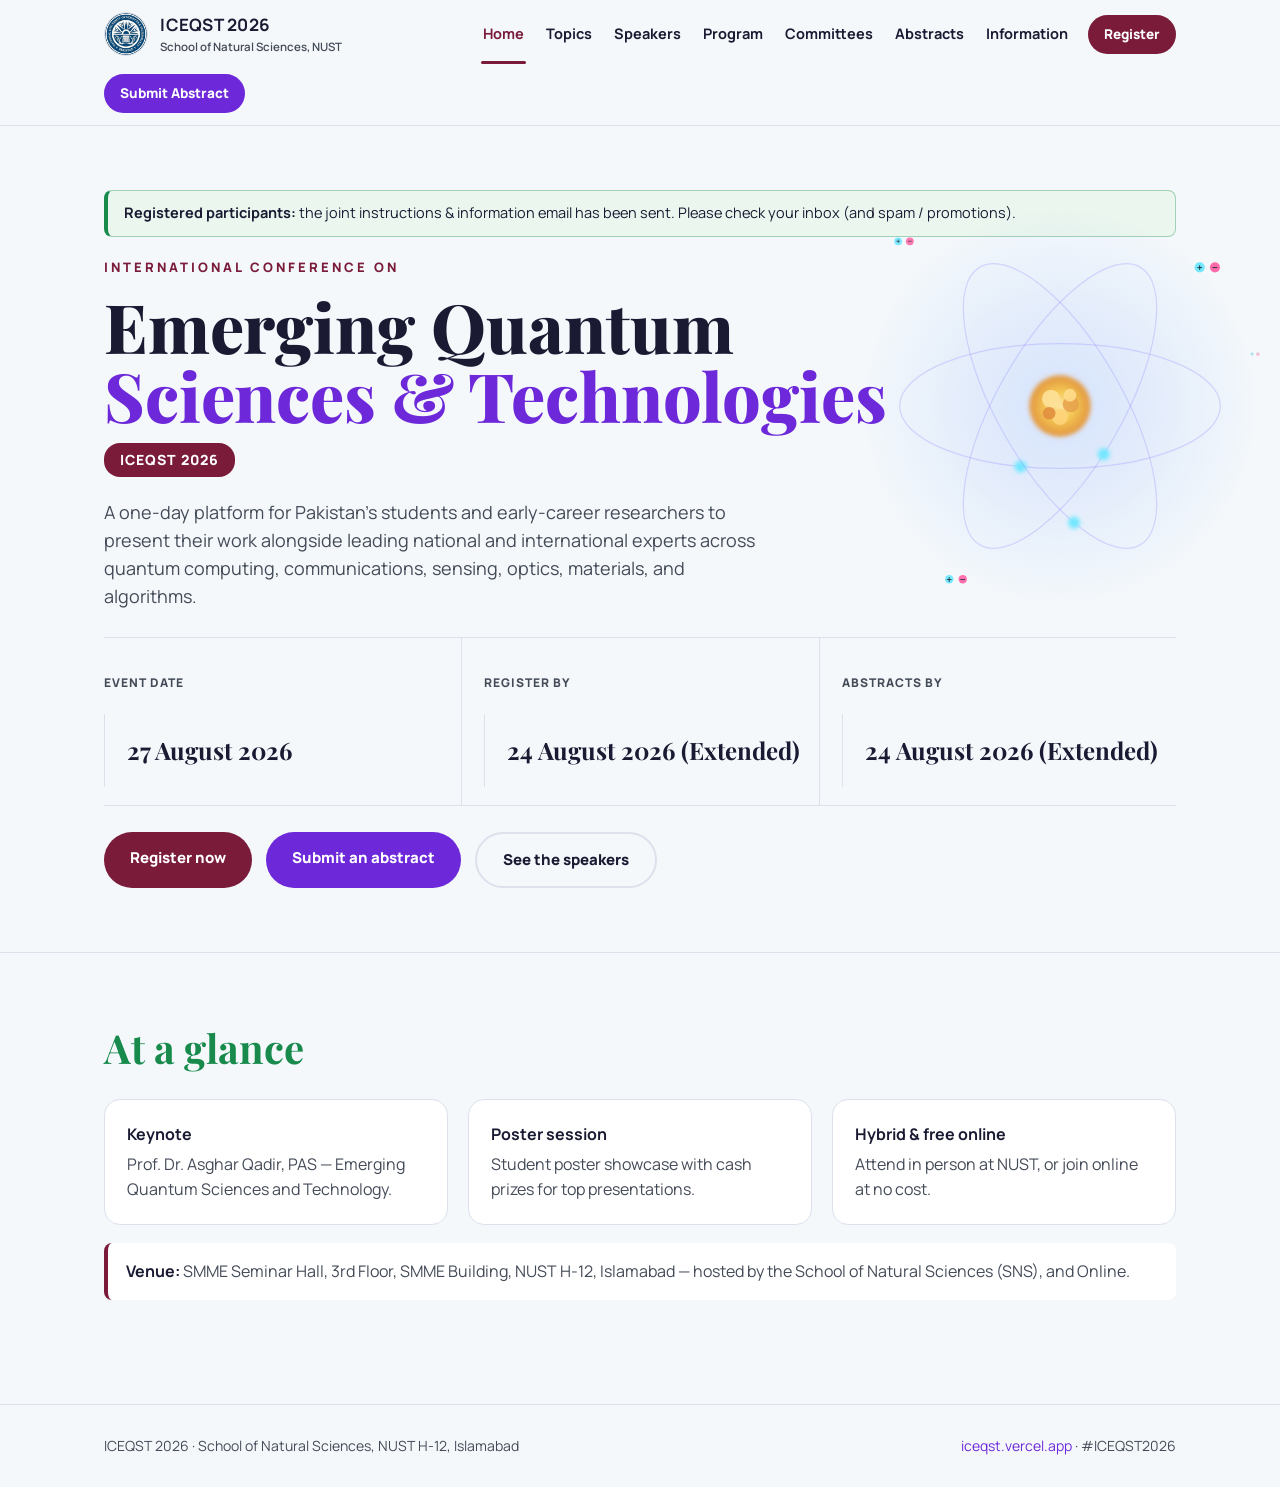
<file: index.html>
<!DOCTYPE html><html lang="en"><head>
<meta charset="UTF-8"><meta name="viewport" content="width=device-width,initial-scale=1">
<title>HOME — ICEQST 2026</title>
<link rel="stylesheet" href="assets/style.css">
</head><body>
<header class="nav" id="nav">
  <div class="nav-inner">
    <a class="brand" href="index.html">
      <img src="assets/nust.png" alt="NUST">
      <span><b>ICEQST 2026</b><span>School of Natural Sciences, NUST</span></span>
    </a>
    <button class="navtoggle" aria-label="Menu" onclick="document.getElementById('nav').classList.toggle('open')">&#9776;</button>
    <a class="link active" href="index.html">Home</a>
<a class="link" href="topics.html">Topics</a>
<a class="link" href="speakers.html">Speakers</a>
<a class="link" href="program.html">Program</a>
<a class="link" href="committees.html">Committees</a>
<a class="link" href="abstracts.html">Abstracts</a>
<a class="link" href="information.html">Information</a>

    <a class="btn" href="https://forms.gle/3HTxdRwGn3nbWp9Q8" target="_blank" rel="noopener">Register</a>
    <a class="btn alt" href="https://forms.gle/3HTxdRwGn3nbWp9Q8" target="_blank" rel="noopener">Submit Abstract</a>
  </div>
</header>
<section class="section hero">
  <img class="hero-atom" src="assets/atom.svg" alt="">
  <div class="wrap">
    <div style="background:#EAF6EE;border:1px solid rgba(23,138,76,.35);border-left:4px solid var(--green);border-radius:8px;padding:11px 16px;color:var(--ink);margin-bottom:20px;font-size:14.5px">
      <b>Registered participants:</b> the joint instructions &amp; information email has been sent. Please check your inbox (and spam / promotions).
    </div>
    <div class="eyebrow">International Conference on</div>
    <h1 class="title serif">Emerging Quantum<br><span class="v">Sciences &amp; Technologies</span></h1>
    <span class="pill">ICEQST 2026</span>
    <p class="lead" style="margin-top:22px">A one-day platform for Pakistan's students and early-career researchers to
    present their work alongside leading national and international experts across quantum
    computing, communications, sensing, optics, materials, and algorithms.</p>

    <div class="dates">
      <div><div class="l">Event Date</div><div class="d">27 August 2026</div></div>
      <div><div class="l">Register By</div><div class="d">24 August 2026 (Extended)</div></div>
      <div><div class="l">Abstracts By</div><div class="d">24 August 2026 (Extended)</div></div>
    </div>

    <div class="cta-row">
      <a class="cta primary" href="https://forms.gle/3HTxdRwGn3nbWp9Q8" target="_blank" rel="noopener">Register now</a>
      <a class="cta secondary" href="https://forms.gle/3HTxdRwGn3nbWp9Q8" target="_blank" rel="noopener">Submit an abstract</a>
      <a class="cta ghost" href="speakers.html">See the speakers</a>
    </div>
  </div>
</section>

<hr class="rule">
<section class="section">
  <div class="wrap">
    <h2 class="h serif">At a glance</h2>
    <div class="grid three" style="margin-top:20px">
      <div class="card"><b>Keynote</b><p style="color:var(--sub);margin-top:6px">Prof. Dr. Asghar Qadir, PAS — Emerging Quantum Sciences and Technology.</p></div>
      <div class="card"><b>Poster session</b><p style="color:var(--sub);margin-top:6px">Student poster showcase with cash prizes for top presentations.</p></div>
      <div class="card"><b>Hybrid &amp; free online</b><p style="color:var(--sub);margin-top:6px">Attend in person at NUST, or join online at no cost.</p></div>
    </div>
    <div class="note"><b>Venue:</b> SMME Seminar Hall, 3rd Floor, SMME Building, NUST H-12, Islamabad
    &mdash; hosted by the School of Natural Sciences (SNS), and Online.</div>
  </div>
</section>
<footer class="foot"><div class="wrap">
    <div>ICEQST 2026 &middot; School of Natural Sciences, NUST H-12, Islamabad</div>
    <div><a href="https://iceqst.vercel.app/#home" target="_blank" rel="noopener">iceqst.vercel.app</a> &middot; #ICEQST2026</div>
  </div></footer>
</body></html>
</file>
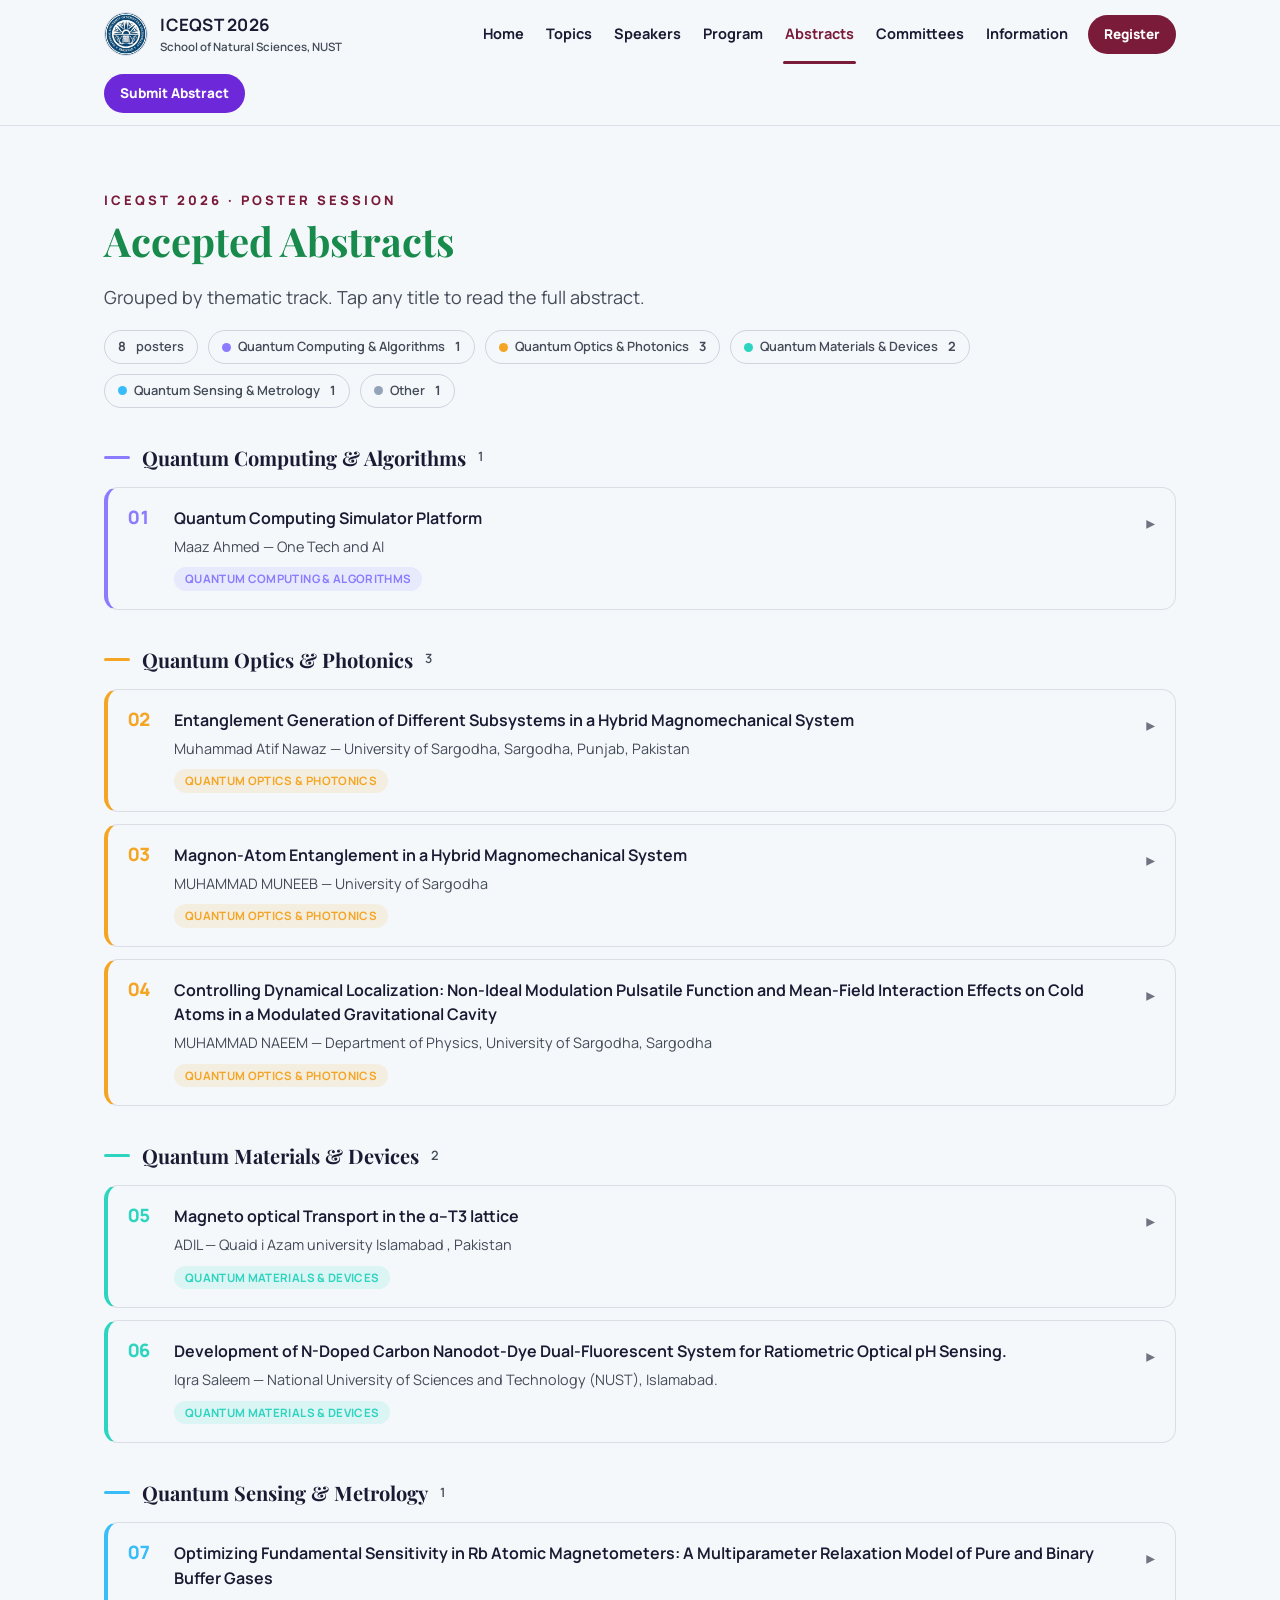
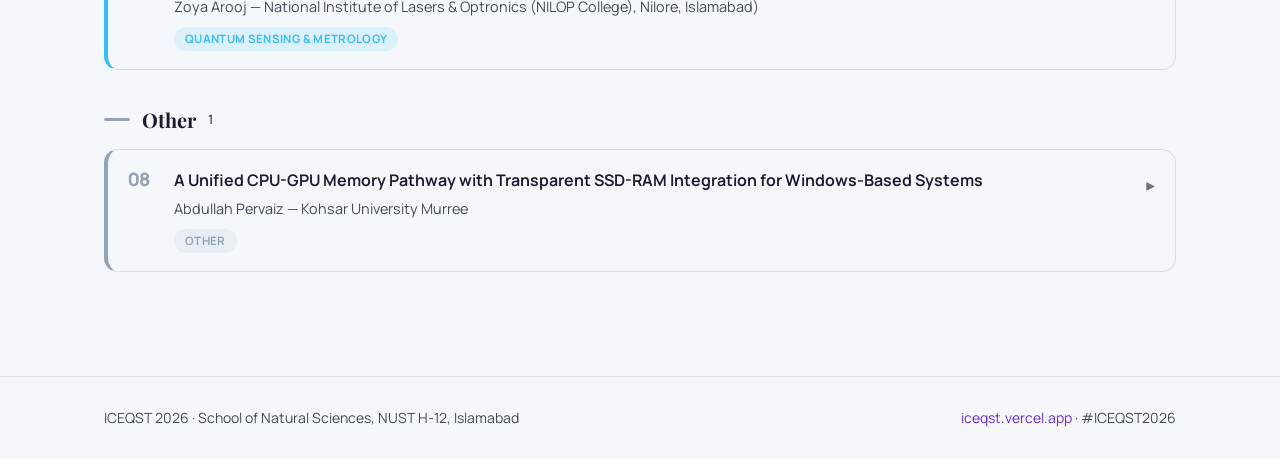
<file: abstracts.html>
<!DOCTYPE html><html lang="en"><head>
<meta charset="UTF-8"><meta name="viewport" content="width=device-width,initial-scale=1">
<title>Abstracts — ICEQST 2026</title>
<link rel="stylesheet" href="assets/style.css">
<style>
  .abs-stats{display:flex;flex-wrap:wrap;gap:10px;margin-top:18px}
  .abs-chip{font-size:.8em;font-weight:600;padding:6px 13px;border-radius:999px;
    border:1px solid rgba(120,120,140,.28);color:var(--sub,#9aa3b2);display:flex;align-items:center;gap:7px}
  .abs-chip .dotc{width:9px;height:9px;border-radius:50%}
  .abs-group{margin-top:34px}
  .abs-ghead{display:flex;align-items:center;gap:12px;margin-bottom:2px}
  .abs-ghead .bar{width:26px;height:3px;border-radius:2px}
  .abs-ghead h3{font-size:20px;margin:0}
  .abs-gcount{font-size:.8em;color:var(--sub,#9aa3b2);font-weight:600}
  .abs-list{margin-top:14px;display:flex;flex-direction:column;gap:12px}
  .abs-item{border:1px solid rgba(120,120,140,.2);border-left-width:4px;border-radius:14px;
    overflow:hidden;background:var(--card,rgba(255,255,255,.02));transition:transform .18s ease,box-shadow .18s ease}
  .abs-item:hover{transform:translateY(-2px);box-shadow:0 10px 30px -18px rgba(0,0,0,.6)}
  .abs-head{width:100%;display:flex;align-items:flex-start;gap:16px;text-align:left;
    background:none;border:0;cursor:pointer;padding:18px 20px;font:inherit;color:inherit}
  .abs-num{flex:0 0 auto;font-variant-numeric:tabular-nums;font-weight:800;font-size:1.15em;
    min-width:30px;line-height:1.2}
  .abs-titlewrap{flex:1 1 auto}
  .abs-title{font-weight:650;line-height:1.4}
  .abs-by{display:block;font-weight:400;font-size:.9em;color:var(--sub,#9aa3b2);margin-top:5px}
  .abs-tag{display:inline-block;font-size:.72em;font-weight:700;letter-spacing:.03em;
    text-transform:uppercase;padding:3px 11px;border-radius:999px;margin-top:9px}
  .abs-chev{flex:0 0 auto;transition:transform .25s ease;opacity:.6;margin-top:3px;font-size:1.1em}
  .abs-item.open .abs-chev{transform:rotate(90deg)}
  .abs-body{max-height:0;overflow:hidden;transition:max-height .3s ease}
  .abs-item.open .abs-body{max-height:2200px}
  .abs-body-inner{padding:2px 22px 22px 66px;color:var(--sub,#b7b7c2);line-height:1.75}
  .abs-meta{margin-bottom:12px;font-size:.9em}.abs-meta b{color:var(--fg,#e8e8ee)}
  @media(max-width:640px){.abs-body-inner{padding-left:22px}}
</style>
</head><body>
<header class="nav" id="nav">
  <div class="nav-inner">
    <a class="brand" href="index.html">
      <img src="assets/nust.png" alt="NUST">
      <span><b>ICEQST 2026</b><span>School of Natural Sciences, NUST</span></span>
    </a>
    <button class="navtoggle" aria-label="Menu" onclick="document.getElementById('nav').classList.toggle('open')">&#9776;</button>
    <a class="link" href="index.html">Home</a>
    <a class="link" href="topics.html">Topics</a>
    <a class="link" href="speakers.html">Speakers</a>
    <a class="link" href="program.html">Program</a>
    <a class="link active" href="abstracts.html">Abstracts</a>
    <a class="link" href="committees.html">Committees</a>
    <a class="link" href="information.html">Information</a>
    <a class="btn" href="https://forms.gle/3HTxdRwGn3nbWp9Q8" target="_blank" rel="noopener">Register</a>
    <a class="btn alt" href="https://forms.gle/3HTxdRwGn3nbWp9Q8" target="_blank" rel="noopener">Submit Abstract</a>
  </div>
</header>
<section class="section"><div class="wrap">
  <div class="eyebrow">ICEQST 2026 &middot; Poster Session</div>
  <h2 class="h serif">Accepted Abstracts</h2>
  <p class="lead" style="margin-top:12px">Grouped by thematic track. Tap any title to read the full abstract.</p>
  <div class="abs-stats" id="absStats"></div>
  <div id="absGroups"></div>
</div></section>
<footer class="foot"><div class="wrap">
    <div>ICEQST 2026 &middot; School of Natural Sciences, NUST H-12, Islamabad</div>
    <div><a href="https://iceqst.vercel.app/#home" target="_blank" rel="noopener">iceqst.vercel.app</a> &middot; #ICEQST2026</div>
  </div></footer>
<script>
const ABSTRACTS=[
  {
    "title": "Magneto optical Transport in the α–T3 lattice",
    "presenter": "ADIL",
    "institution": "Quaid i Azam university Islamabad , Pakistan",
    "track": "Quantum Materials & Devices",
    "coauthors": "Dr. Muzmil Shah",
    "abstract": "This thesis investigates the magneto-optical transport properties of the α-T3 lattice, a tunable two-dimensional Dirac system that continuously connects the graphene limit (α = 0) with the dice lattice limit (α = 1). Unlike graphene, the α-T3 lattice contains an additional hub site, which gives rise to a flat band at zero energy and modifies the optical transition spectrum. The main objective of this work is to study how the interpolation parameter α, perpendicular magnetic field, and chemical potential influence the frequency-dependent longitudinal and transverse optical conductivities.\nThe theoretical analysis is carried out in the Landau-quantized regime. Starting\nfrom the low-energy Hamiltonian of the α-T3 lattice, the Landau-level spectrum and\ncorresponding eigenstates are obtained under a perpendicular magnetic field. The\nmagneto-optical conductivity tensor is then derived using the Kubo linear-response formalism. Both the real and imaginary parts of the longitudinal conductivity, σxx(ω), and Hall conductivity, σxy(ω), are evaluated with phenomenological Lorentzian broadening.\nThe results show that the magneto-optical response of the α-T3 lattice is strongly\ncontrolled by the flat band, valley-dependent Landau levels, and α-dependent optical transition matrix elements. The longitudinal conductivity exhibits sharp resonance peaks associated with allowed inter-Landau-level transitions, while the transverse conductivity shows sign-changing features related to the valley and polarization character of the transitions. Increasing the magnetic field shifts the resonance peaks to higher photon energies due to the √B dependent Landau-level spacing. Changing the chemical potential modifies the occupation of Landau levels, causing\nsome transitions to disappear and new intraband transitions to appear. Overall, this thesis demonstrates that the α-T3 lattice has a richer magneto-optical response than graphene because of the combined effects of the flat band, tunable Berry phase, and\nvalley-resolved Landau quantization. These resultsprovides theoretical insight into\npolarization-sensitive and field-tunable magneto-optical responses in Dirac materials."
  },
  {
    "title": "Entanglement Generation of Different Subsystems in a Hybrid Magnomechanical System",
    "presenter": "Muhammad Atif Nawaz",
    "institution": "University of Sargodha, Sargodha, Punjab, Pakistan",
    "track": "Quantum Optics & Photonics",
    "coauthors": "Zainab Khalid, Muhmmad Muneeb, Marium Saeed, Khalid Naseer",
    "abstract": "We study a hybrid magnomechanical system (HMMS) with two microwave cavities, each\ncontaining a YIG sphere, with an ensemble of atoms placed at the intersection of the cavities. We obtain indirect bipartite entanglement across several subsystems (Phonon mode of YIG-1 and magnon-2, Phonon mode of YIG-1 and cavity-2 mode, magnon-1 and cavity-2 modes, magnon-1 and magnon-2 modes, magnon-2 and cavity-1 modes, and cavity-1 and cavity-2 modes). We use logarithmic negativity as an entanglement metric to study the steady-state Gaussian correlations in the linearized coupling regime and investigate the effects of temperature, coupling strengths, and cavity detuning. In this work, we do not study the direct entanglement with other subsystems, but we conclude that the atomic ensemble greatly improves long-range entanglement by allowing coherent exchange between the two cavities, and generated bipartite entanglement remains robust up to experimentally accessible temperature ranges. Non-local quantum correlations in HMMS may be achieved in a unique and versatile manner using the suggested method, with potential applications spanning scalable quantum networks and on-chip quantum information processing."
  },
  {
    "title": "Magnon-Atom Entanglement in a Hybrid Magnomechanical System",
    "presenter": "MUHAMMAD MUNEEB",
    "institution": "University of Sargodha",
    "track": "Quantum Optics & Photonics",
    "coauthors": "",
    "abstract": "Hybrid magnomechanical systems combine phonons, the quanta of mechanical vibrations, with magnons, collective spin excitations, on a single platform. Since long-lived magnon modes are naturally supported by yttrium iron garnet (YIG) spheres, these systems are frequently achieved using them. By enabling coherent excitation exchange, the magnetostrictive effect facilitates the interaction between magnons and phonons. Magnons and photons can also interact strongly when connected to an optical or microwave cavity, creating a three-way hybrid system comprising photons, phonons, and magnons. It is possible to create quantum entangled states between several subsystems thanks to this hybridization.\nWe propose a hybrid quantum system that consists of two optical cavities, each con\ntaining a Yttrium Iron Garnet (YIG) sphere, with an atomic ensemble placed at the cav\nities’ intersection. This configuration introduces multiple interaction pathways in which\nthe atomic ensemble acts as a coherent intermediary, enabling indirect coupling between\notherwise weakly connected subsystems. By systematically tuning experimentally acces\nsible parameters, such as cavity detunings and coupling strengths, the system can be driven\ninto regimes that support and controllable bipartite entanglement. The role of the atomic\nensemble is particularly significant through collective coupling effects, it amplifies quan\ntum correlations and stabilizes the transfer of coherence across magnons, photons, and\nphonons. This mediation not only enhances entanglement generation but also allows flex\nible routing of quantum information between subsystems. To quantify the resulting cor\nrelations, we employ logarithmic negativity, a widely accepted entanglement measure that\nidentifies operational regimes where stable and resilient bipartite entanglement emerges.\nOur findings indicate that the proposed platform supports robust entanglement even in the\npresence of dissipation and external driving, provided that system parameters are optimized within feasible experimental ranges"
  },
  {
    "title": "Controlling Dynamical Localization: Non-Ideal Modulation Pulsatile Function and Mean-Field Interaction Effects on Cold Atoms in a Modulated Gravitational Cavity",
    "presenter": "MUHAMMAD NAEEM",
    "institution": "Department of Physics, University of Sargodha, Sargodha",
    "track": "Quantum Optics & Photonics",
    "coauthors": "Muhammad Naeem, Muhammad Ayub, Amjad Sohail,  Khalid Naseer",
    "abstract": "We investigate the classical and quantum dynamics of cold atoms in a modulated gravitational cavity (MGC) subject to a non-ideal modulation pulsatile function (NMPF) and mean-field interatomic interactions. By solving the time-dependent Schrödinger and Gross-Pitaevskii equations, we show that finite pulse shaping ($m, F$) and cubic nonlinearity ($u$) independently bypass dynamical localization (DL). Sharpening the pulse waveform enriches Fourier harmonics, causing KAM surface breakdown and early quantum diffusion when modulation depth exceeds $F = 0.1$, even inside the localization window. Weak interactions preserve DL, strong interactions destroy the required initial phase coherence, triggering a sub-diffusive delocalization crossover. Crucially, a significant asymmetry exists: self-focusing attractive interactions cause an abrupt breakdown at $u \\approx -10$, whereas, self-attenuating repulsive forces maintain stability up to $u \\approx +60$. These mechanisms offer dual-parameter control via acousto-optic pulse shaping and Feshbach-tunable scattering lengths in atom-optics setups."
  },
  {
    "title": "Optimizing Fundamental Sensitivity in Rb Atomic Magnetometers: A Multiparameter Relaxation Model of Pure and Binary Buffer Gases",
    "presenter": "Zoya Arooj",
    "institution": "National Institute of Lasers & Optronics (NILOP College), Nilore, Islamabad)",
    "track": "Quantum Sensing & Metrology",
    "coauthors": "Fatima Zafar , Hinna Tariq , and Muhammad Faisal",
    "abstract": "The optimization of pure and binary buffer gas pressure sets the fundamental\nsensitivity limit of an optically pumped alkali-vapor magnetometer. We develop a\ntheoretical model of a non-SERF Rb Mz magnetometer using the optimal pressure to\nexplore the effects of concentration, bubble radius, and temperature on sensitivity. The\noptimal pressure for each buffer gas in a Rb vapor is determine by the minimum of the\ntotal relaxation rate. Factors like spin-exchange, spin-destruction collisions, spin diffusion,\nand radiation trapping (treated by a Holstein-type escape factor) contribute to the total\nrelaxation rate. Among pure gases (He, N2, Ne, Ar) Nitrogen gives the best sensitivity\n≈ 0.499 fT/√Hz at 273 Torr, through collisional quenching factor of radiation trapping\nwhile among the Helium based mixtures He–N2 shows advantage over pure He with a\nsensitivity of ≈ 0.511 fT/√Hz."
  },
  {
    "title": "Quantum Computing Simulator Platform",
    "presenter": "Maaz Ahmed",
    "institution": "One Tech and AI",
    "track": "Quantum Computing & Algorithms",
    "coauthors": "Maaz Ahmed, Shamim Haider, Ahmed Ali, Muhammad Hassnain",
    "abstract": "Quantum computing promises transformative capabilities across cryptography, optimisation, materials science, artificial intelligence, communications, and scientific modelling. However, access to physical quantum hardware remains constrained by cost, availability, noise, and specialised infrastructure. This work presents the development of a **Quantum Simulator**, a scalable software platform designed to provide an accessible environment for quantum circuit design, algorithm development, experimentation, and preparation for future quantum hardware integration.\n\nThe platform incorporates an interactive **2D quantum circuit builder** supporting configurable qubits, quantum gates, measurement operations, ancilla qubits, and circuit execution. A complementary **3D cube-based circuit architecture** is being developed to explore spatial representations of computational and ancilla qubits, enabling experimentation with error detection and quantum error-correction concepts. The simulator supports the study and implementation of fundamental and advanced quantum algorithms, including quantum teleportation, Quantum Fourier Transform (QFT), Quantum Phase Estimation (QPE), Grover’s algorithm, Shor’s algorithm, Variational Quantum Eigensolver (VQE), and quantum key distribution protocols.\n\nA key objective is to extend the simulator beyond educational demonstrations toward **application-oriented quantum research**. Current development areas include quantum-secured communications, hybrid quantum-classical applications for banking and cybersecurity, quantum chemistry and materials simulation, and exploration of quantum machine-learning approaches. The architecture is designed to progressively interface with FPGA control systems and photonic components, providing a potential pathway from software simulation to experimental quantum hardware.\n\nThe platform therefore serves as a bridge between **quantum education, algorithmic research, application development, and hardware experimentation**. Through collaboration with universities and research institutions, the project aims to provide researchers and students with an accessible environment for developing, testing, validating, and benchmarking quantum algorithms while contributing towards the development of a broader indigenous quantum computing ecosystem."
  },
  {
    "title": "A Unified CPU-GPU Memory Pathway with Transparent SSD-RAM Integration for Windows-Based Systems",
    "presenter": "Abdullah Pervaiz",
    "institution": "Kohsar University Murree",
    "track": "Other",
    "coauthors": "",
    "abstract": "Abdullah Pervaiz\nDepartment of Environmental Science Kohsar University Murree, Pakistan\nabdullahpervaizraja@gmail.com\nAbstract: Apple Silicon systens running macOS work well because they use a unified memory architecture.\nThis means the CPU and the GPU share one single pool of DRAM. Because\nthey use one memory-controller pathway the system does not have to move data forth like discrete-memory systems do. Most Windows-based PCusemodel. In Windows-based PCS the CPU has its DRAM and the GPU has its own VRAM. These two parts are separate. Have to talk so esch other through a PCI-Express (PCle) link. In this paper I propose a way to bring that single-pathway no-copy model to regular Windows hardware. I also want to extend this pool to NVMe SSD storage. This way if your data is bigger than your RAM the data stays inside one single pool instead of moving to a slow page file. I tested this design in three ways. First I made an analytical model to look at latency, contention and energy use for all three ways of organizing these pathways. Second I ran a trace-driven simulation of the DRAM/SSD riering policy. This simulation looked at replucement algorishms how much to prefeich data and how the workload moves. Third I built a software prototype using memory-mapped SSD-backed pools and tested the protorype on actual hardware. My analytical model shows that the unified pathway reduces, per-access latency by 2.60x and mean contention delay by 1.65% Relative, to a PCle-copy-bound pathway SSD-RAM tiering improves effective latency by 1.40x over a conventional page-file fallback. 1 read a study and it says that FU keeps 71.4% of references in a DRAM tier that is 20% of the working set compared to an 81.6%c offline-optimal bound. I also note that sequential prefetching shows a best point when the degree is 12 pages and this makes the effective latency better 2.74x over demand paging causes things to slow down when you use larger degrees because of cache pollution. Our prototype shows this tiering behavior clearly.\nWhen the pages are resident reads through the pointer reach 218 GB/s. However when the pages have been evicted those same reads, through the pointer drop to 3.85 GB/s. a 56x gap across one unchanged address range.\nKeywords: memory-controller pathway; discrete-memory, systems; SSD/RAM tiering: offline-optimal bound; SSD-backed pools; prefetching."
  },
  {
    "title": "Development of N-Doped Carbon Nanodot-Dye Dual-Fluorescent System for Ratiometric Optical pH Sensing.",
    "presenter": "Iqra Saleem",
    "institution": "National University of Sciences and Technology (NUST), Islamabad.",
    "track": "Quantum Materials & Devices",
    "coauthors": "Prof. Faheem Amin",
    "abstract": "Fluorescent nanomaterials provide attractive platforms for optical sensing because of their tunable photophysical properties, high sensitivity, and compatibility with biological environments. In this work, an N-doped carbon nanodot (CND)–fluoresceinamine dual-fluorescent system was investigated for ratiometric optical pH sensing. N-doped CNDs were synthesized and characterized using X-ray diffraction (XRD), Fourier-transform infrared spectroscopy (FTIR), UV–Vis absorption, excitation, and emission spectroscopy, followed by spectroscopic characterization of fluoresceinamine. The possibility of donor–acceptor energy transfer between the CNDs and fluoresceinamine was initially investigated through their spectral characteristics and fluorescence responses. However, the experimental observations did not provide sufficient evidence to conclusively attribute the observed fluorescence behavior to Förster resonance energy transfer (FRET). Instead, distinguishable CND- and dye-associated fluorescence signals were observed, supporting a dual-fluorescent sensing strategy.\n\nTo investigate the influence of surface modification and confinement, the CNDs were sequentially coated with sodium alginate using calcium-ion-mediated layer-by-layer crosslinking, producing samples from bare CNDs to four coating layers. CND fluorescence was monitored under 340 nm excitation, while fluoresceinamine fluorescence was evaluated under 480 nm excitation. The CND–dye systems were further investigated under 340 nm excitation over a pH range of 5–10. A ratiometric parameter, defined as the ratio of dye fluorescence intensity to CND fluorescence intensity, was used to evaluate the pH-dependent optical response.\n\nThe ratiometric responses exhibited distinct coating-dependent behavior. The first and second alginate coatings produced pronounced sigmoidal pH responses, indicating enhanced and well-defined pH-dependent transitions. The observed difference between acidic and near-neutral conditions is particularly relevant to biological applications, as cancer cells and their microenvironments can exhibit more acidic intracellular or local conditions, while normal physiological conditions are generally closer to neutral pH (~7). The system therefore shows potential for distinguishing acidic environments associated with cancer-related cellular conditions from near-neutral physiological environments. Furthermore, the response near pH 5 suggests potential future application in monitoring highly acidic intracellular compartments such as lysosomes. Although cellular experiments are required for direct validation, the developed platform provides a promising foundation for ratiometric fluorescence-based pH monitoring in biological and cancer-related applications."
  }
];
const TRACK_COLOR={"Quantum Computing & Algorithms": "#8b7bff", "Quantum Optics & Photonics": "#f5a524", "Quantum Materials & Devices": "#2dd4bf", "Quantum Sensing & Metrology": "#38bdf8", "Quantum Foundations": "#fb7185", "Secure Quantum Communications": "#34d399", "Other": "#94a3b8"};
const TRACK_ORDER=["Quantum Computing & Algorithms", "Quantum Optics & Photonics", "Quantum Materials & Devices", "Quantum Sensing & Metrology", "Quantum Foundations", "Secure Quantum Communications", "Other"];
(function(){
  const esc=s=>String(s==null?"":s).replace(/&/g,'&amp;').replace(/</g,'&lt;').replace(/>/g,'&gt;');
  const col=t=>TRACK_COLOR[t]||'#94a3b8';
  // group
  const groups={};
  ABSTRACTS.forEach(a=>{(groups[a.track]=groups[a.track]||[]).push(a);});
  const tracks=Object.keys(groups).sort((a,b)=>{
    let ia=TRACK_ORDER.indexOf(a),ib=TRACK_ORDER.indexOf(b);
    return (ia<0?99:ia)-(ib<0?99:ib);});
  // stats chips
  document.getElementById('absStats').innerHTML=
    `<span class="abs-chip"><b>${ABSTRACTS.length}</b>&nbsp;posters</span>`+
    tracks.map(t=>`<span class="abs-chip"><span class="dotc" style="background:${col(t)}"></span>${esc(t)} <b>&nbsp;${groups[t].length}</b></span>`).join('');
  // groups
  let n=0,html='';
  tracks.forEach(t=>{
    const c=col(t);
    html+=`<div class="abs-group"><div class="abs-ghead"><span class="bar" style="background:${c}"></span>
      <h3 class="serif">${esc(t)}</h3><span class="abs-gcount">${groups[t].length}</span></div><div class="abs-list">`;
    groups[t].forEach(a=>{
      n++;const by=[a.presenter,a.institution].filter(Boolean).join(' — ');
      const meta=[];
      if(a.presenter)meta.push(`<div class="abs-meta"><b>Presenter:</b> ${esc(a.presenter)}${a.institution?', '+esc(a.institution):''}</div>`);
      if(a.coauthors)meta.push(`<div class="abs-meta"><b>Co-authors:</b> ${esc(a.coauthors)}</div>`);
      const abs=a.abstract?esc(a.abstract).replace(/\n/g,'<br>'):'Full abstract to follow.';
      html+=`<div class="abs-item" style="border-left-color:${c}">
        <button class="abs-head" aria-expanded="false">
          <span class="abs-num" style="color:${c}">${String(n).padStart(2,'0')}</span>
          <span class="abs-titlewrap"><span class="abs-title">${esc(a.title)}</span>
            ${by?`<span class="abs-by">${esc(by)}</span>`:''}
            <span class="abs-tag" style="color:${c};background:${c}1f">${esc(a.track)}</span></span>
          <span class="abs-chev">&#9656;</span>
        </button>
        <div class="abs-body"><div class="abs-body-inner">${meta.join('')}${abs}</div></div>
      </div>`;
    });
    html+='</div></div>';
  });
  document.getElementById('absGroups').innerHTML=html;
  document.querySelectorAll('.abs-head').forEach(b=>b.addEventListener('click',()=>{
    const it=b.closest('.abs-item');const o=it.classList.toggle('open');
    b.setAttribute('aria-expanded',o?'true':'false');}));
})();
</script>
</body></html>
</file>
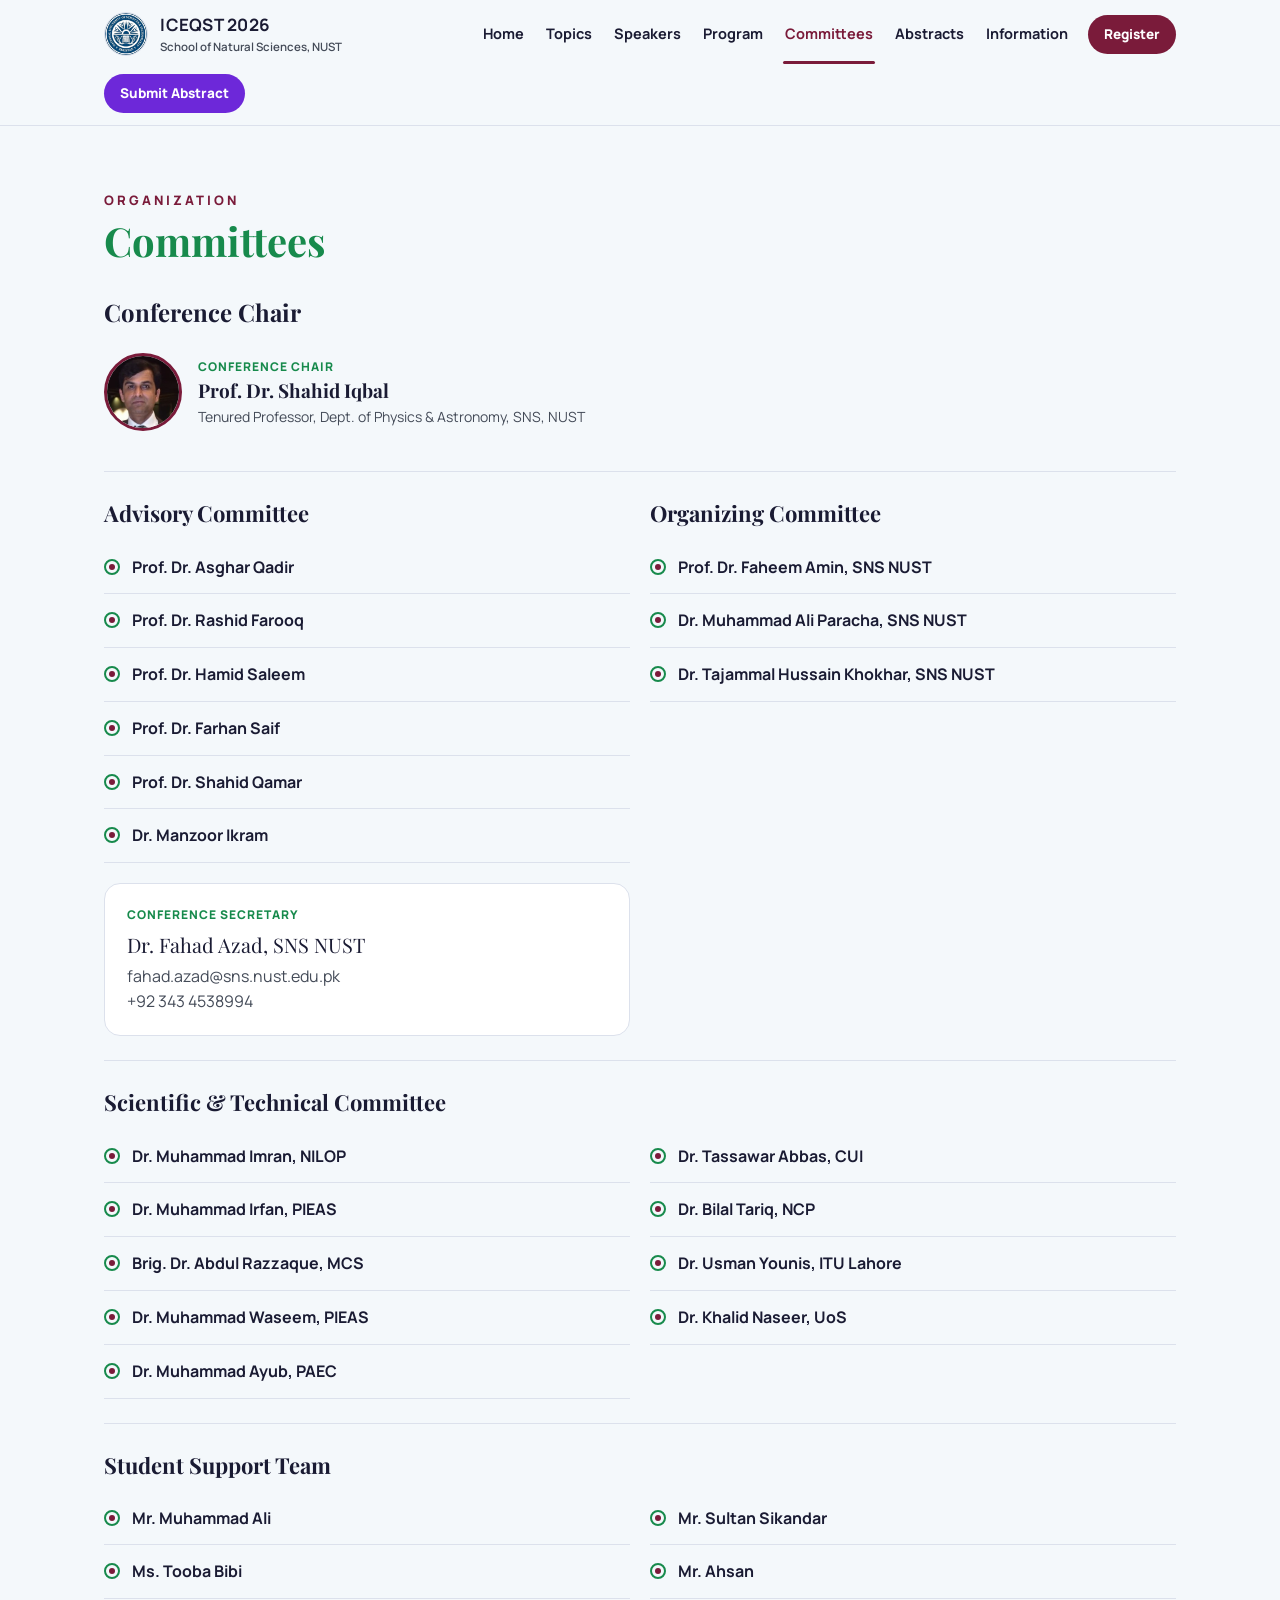
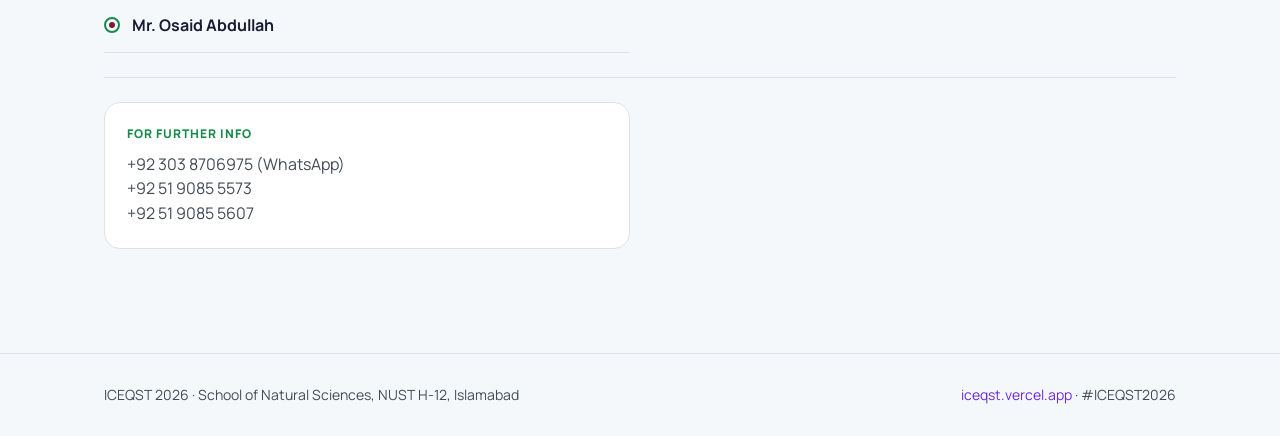
<file: committees.html>
<!DOCTYPE html><html lang="en"><head>
<meta charset="UTF-8"><meta name="viewport" content="width=device-width,initial-scale=1">
<title>Committees — ICEQST 2026</title>
<link rel="stylesheet" href="assets/style.css">
</head><body>
<header class="nav" id="nav">
  <div class="nav-inner">
    <a class="brand" href="index.html">
      <img src="assets/nust.png" alt="NUST">
      <span><b>ICEQST 2026</b><span>School of Natural Sciences, NUST</span></span>
    </a>
    <button class="navtoggle" aria-label="Menu" onclick="document.getElementById('nav').classList.toggle('open')">&#9776;</button>
    <a class="link" href="index.html">Home</a>
<a class="link" href="topics.html">Topics</a>
<a class="link" href="speakers.html">Speakers</a>
<a class="link" href="program.html">Program</a>
<a class="link active" href="committees.html">Committees</a>
<a class="link" href="abstracts.html">Abstracts</a>
<a class="link" href="information.html">Information</a>

    <a class="btn" href="https://forms.gle/3HTxdRwGn3nbWp9Q8" target="_blank" rel="noopener">Register</a>
    <a class="btn alt" href="https://forms.gle/3HTxdRwGn3nbWp9Q8" target="_blank" rel="noopener">Submit Abstract</a>
  </div>
</header>
<section class="section"><div class="wrap">
  <div class="eyebrow">Organization</div>
  <h2 class="h serif">Committees</h2>

  <h3 class="serif" style="font-size:24px;margin:22px 0 6px">Conference Chair</h3>
  <div class="person"><img src="assets/shahid.png" alt="Prof. Dr. Shahid Iqbal"><div>
      <div class="role">Conference Chair</div><div class="name">Prof. Dr. Shahid Iqbal</div>
      <div class="meta">Tenured Professor, Dept. of Physics &amp; Astronomy, SNS, NUST</div></div></div>

  <hr class="rule" style="margin:24px 0">
  <div class="grid two">
    <div>
      <h3 class="serif" style="font-size:22px;margin-bottom:10px">Advisory Committee</h3>
      <div class="topic"><span class="dot"></span><span>Prof. Dr. Asghar Qadir</span></div>
      <div class="topic"><span class="dot"></span><span>Prof. Dr. Rashid Farooq</span></div>
      <div class="topic"><span class="dot"></span><span>Prof. Dr. Hamid Saleem</span></div>
      <div class="topic"><span class="dot"></span><span>Prof. Dr. Farhan Saif</span></div>
      <div class="topic"><span class="dot"></span><span>Prof. Dr. Shahid Qamar</span></div>
      <div class="topic"><span class="dot"></span><span>Dr. Manzoor Ikram</span></div>
    </div>
    <div>
      <h3 class="serif" style="font-size:22px;margin-bottom:10px">Organizing Committee</h3>
      <div class="topic"><span class="dot"></span><span>Prof. Dr. Faheem Amin, SNS NUST</span></div>
      <div class="topic"><span class="dot"></span><span>Dr. Muhammad Ali Paracha, SNS NUST</span></div>
      <div class="topic"><span class="dot"></span><span>Dr. Tajammal Hussain Khokhar, SNS NUST</span></div>
    </div>
        <div class="card">
      <div class="role" style="color:var(--green);font-weight:800;font-size:12px;letter-spacing:1px;text-transform:uppercase">Conference Secretary</div>
      <div class="name serif" style="font-size:20px;margin-top:4px">Dr. Fahad Azad, SNS NUST</div>
      <div class="meta" style="color:var(--sub);margin-top:4px">fahad.azad@sns.nust.edu.pk<br>+92 343 4538994</div>
    </div>
  </div>

  <hr class="rule" style="margin:24px 0">
  <h3 class="serif" style="font-size:22px;margin-bottom:10px">Scientific &amp; Technical Committee</h3>
  <div class="grid two">
    <div>
      <div class="topic"><span class="dot"></span><span>Dr. Muhammad Imran, NILOP</span></div>
      <div class="topic"><span class="dot"></span><span>Dr. Muhammad Irfan, PIEAS</span></div>
      <div class="topic"><span class="dot"></span><span>Brig. Dr. Abdul Razzaque, MCS</span></div>
      <div class="topic"><span class="dot"></span><span>Dr. Muhammad Waseem, PIEAS</span></div>
      <div class="topic"><span class="dot"></span><span>Dr. Muhammad Ayub, PAEC</span></div>
    </div>
    <div>
      <div class="topic"><span class="dot"></span><span>Dr. Tassawar Abbas, CUI</span></div>
      <div class="topic"><span class="dot"></span><span>Dr. Bilal Tariq, NCP</span></div>
      <div class="topic"><span class="dot"></span><span>Dr. Usman Younis, ITU Lahore</span></div>
      <div class="topic"><span class="dot"></span><span>Dr. Khalid Naseer, UoS</span></div>
    </div>
  </div>

  <hr class="rule" style="margin:24px 0">
  <h3 class="serif" style="font-size:22px;margin-bottom:10px">Student Support Team</h3>
  <div class="grid two">
    <div>
      <div class="topic"><span class="dot"></span><span>Mr. Muhammad Ali</span></div>
      <div class="topic"><span class="dot"></span><span>Ms. Tooba Bibi</span></div>
      <div class="topic"><span class="dot"></span><span>Mr. Osaid Abdullah</span></div>
    </div>
    <div>
      <div class="topic"><span class="dot"></span><span>Mr. Sultan Sikandar</span></div>
      <div class="topic"><span class="dot"></span><span>Mr. Ahsan</span></div>
    </div>
  </div>
   <hr class="rule" style="margin:24px 0">
  <div class="grid two">

    <div class="card">
      <div class="role" style="color:var(--green);font-weight:800;font-size:12px;letter-spacing:1px;text-transform:uppercase">For Further Info</div>
      <div class="meta" style="color:var(--sub);margin-top:8px">
        +92 303 8706975 (WhatsApp)<br>+92 51 9085 5573<br>+92 51 9085 5607</div>
    </div>
  </div>
</div>

  </section>
<footer class="foot"><div class="wrap">
    <div>ICEQST 2026 &middot; School of Natural Sciences, NUST H-12, Islamabad</div>
    <div><a href="https://iceqst.vercel.app/#home" target="_blank" rel="noopener">iceqst.vercel.app</a> &middot; #ICEQST2026</div>
  </div></footer>
</body></html>
</file>
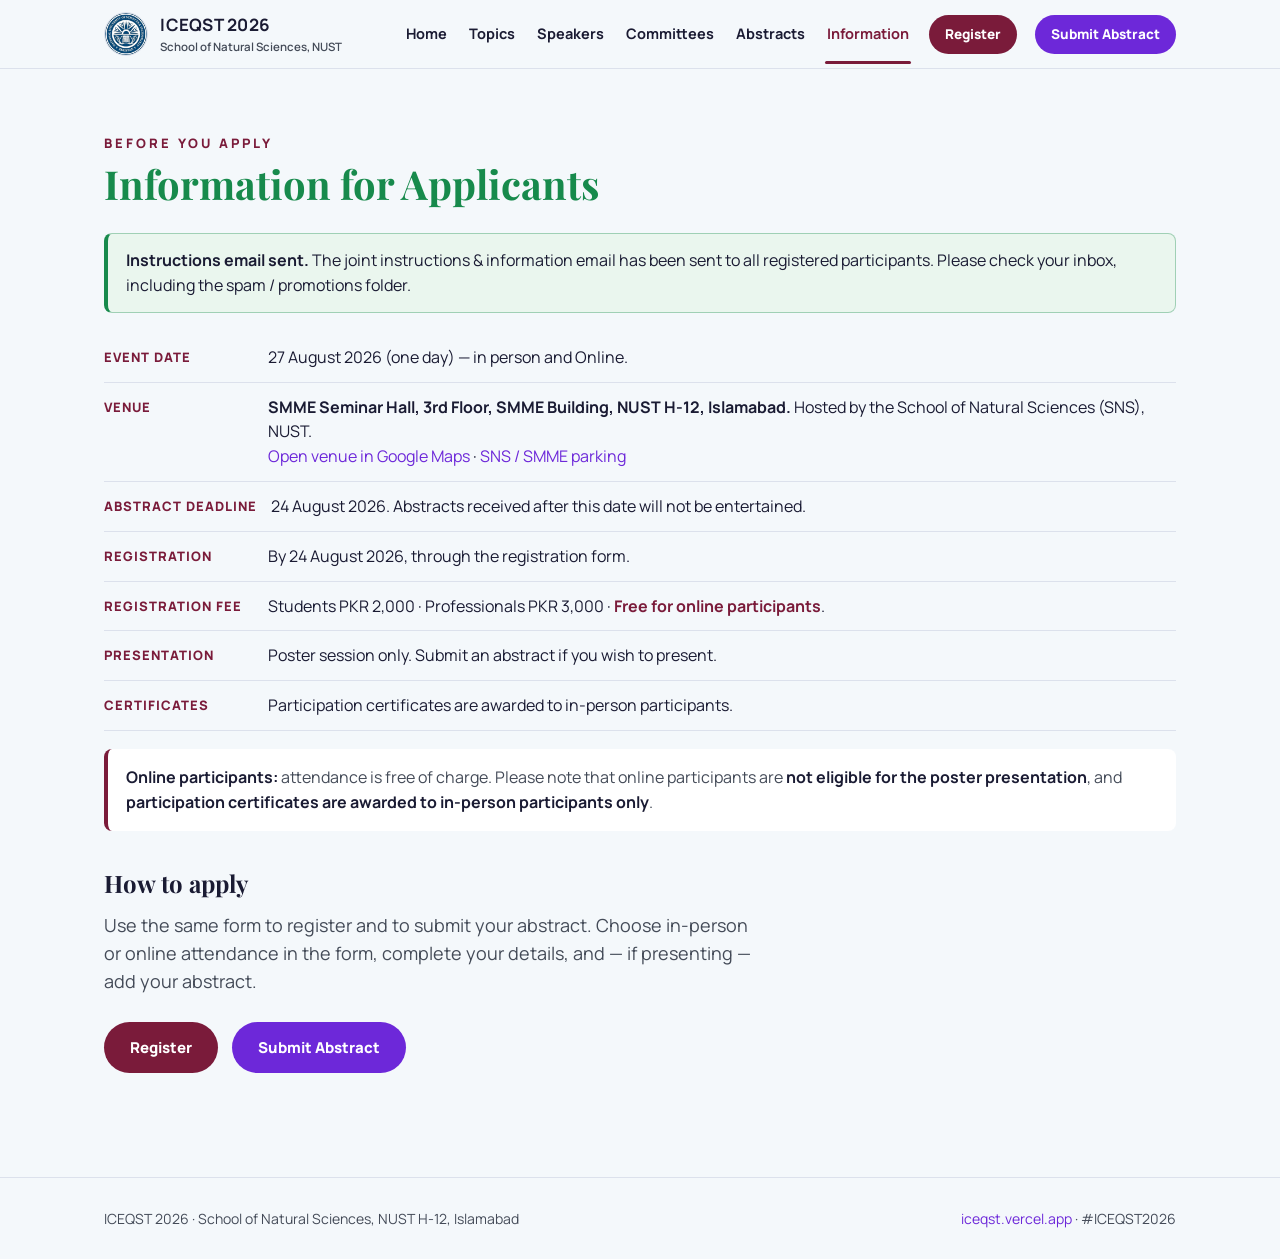
<file: information.html>
<!DOCTYPE html><html lang="en"><head>
<meta charset="UTF-8"><meta name="viewport" content="width=device-width,initial-scale=1">
<title>Information for Applicants — ICEQST 2026</title>
<link rel="stylesheet" href="assets/style.css">
</head><body>
<header class="nav" id="nav">
  <div class="nav-inner">
    <a class="brand" href="index.html">
      <img src="assets/nust.png" alt="NUST">
      <span><b>ICEQST 2026</b><span>School of Natural Sciences, NUST</span></span>
    </a>
    <button class="navtoggle" aria-label="Menu" onclick="document.getElementById('nav').classList.toggle('open')">&#9776;</button>
    <a class="link" href="index.html">Home</a>
<a class="link" href="topics.html">Topics</a>
<a class="link" href="speakers.html">Speakers</a>
<a class="link" href="committees.html">Committees</a>
<a class="link" href="abstracts.html">Abstracts</a>
<a class="link active" href="information.html">Information</a>

    <a class="btn" href="https://forms.gle/3HTxdRwGn3nbWp9Q8" target="_blank" rel="noopener">Register</a>
    <a class="btn alt" href="https://forms.gle/3HTxdRwGn3nbWp9Q8" target="_blank" rel="noopener">Submit Abstract</a>
  </div>
</header>
<section class="section"><div class="wrap">
  <div class="eyebrow">Before you apply</div>
  <h2 class="h serif">Information for Applicants</h2>

  <div style="margin-top:18px;background:#EAF6EE;border:1px solid rgba(23,138,76,.35);border-left:4px solid var(--green);border-radius:8px;padding:14px 18px;color:var(--ink)">
    <b>Instructions email sent.</b> The joint instructions &amp; information email has been sent to all registered participants. Please check your inbox, including the spam / promotions folder.
  </div>

  <div style="margin-top:20px">
    <div class="kv"><div class="k">Event date</div><div>27 August 2026 (one day) &mdash; in person and Online.</div></div>
    <div class="kv"><div class="k">Venue</div><div><b>SMME Seminar Hall, 3rd Floor, SMME Building, NUST H-12, Islamabad.</b> Hosted by the School of Natural Sciences (SNS), NUST.<br>
      <!-- Replace the two hrefs below with your exact Google Maps share links (pins) if you have them -->
      <a href="https://www.google.com/maps/search/?api=1&amp;query=SMME%2C+NUST+H-12%2C+Islamabad" target="_blank" rel="noopener">Open venue in Google&nbsp;Maps</a>
      &middot;
      <a href="https://maps.app.goo.gl/WcH9Gp4wDkkf34wi7" target="_blank" rel="noopener">SNS&nbsp;/&nbsp;SMME parking</a>
    </div></div>
    <div class="kv"><div class="k">Abstract deadline</div><div>24 August 2026. Abstracts received after this date will not be entertained.</div></div>
    <div class="kv"><div class="k">Registration</div><div>By 24 August 2026, through the registration form.</div></div>
    <div class="kv"><div class="k">Registration fee</div><div>Students PKR 2,000 &middot; Professionals PKR 3,000 &middot; <b style="color:var(--wine)">Free for online participants</b>.</div></div>
    <div class="kv"><div class="k">Presentation</div><div>Poster session only. Submit an abstract if you wish to present.</div></div>
    <div class="kv"><div class="k">Certificates</div><div>Participation certificates are awarded to in-person participants.</div></div>
  </div>

  <div class="note">
    <b>Online participants:</b> attendance is free of charge. Please note that online participants
    are <b>not eligible for the poster presentation</b>, and <b>participation certificates are awarded
    to in-person participants only</b>.
  </div>

  <h3 class="serif" style="font-size:24px;margin:34px 0 10px">How to apply</h3>
  <p class="lead">Use the same form to register and to submit your abstract. Choose in-person or online
  attendance in the form, complete your details, and &mdash; if presenting &mdash; add your abstract.</p>
  <div class="cta-row">
    <a class="cta primary" href="https://forms.gle/3HTxdRwGn3nbWp9Q8" target="_blank" rel="noopener">Register</a>
    <a class="cta secondary" href="https://forms.gle/3HTxdRwGn3nbWp9Q8" target="_blank" rel="noopener">Submit Abstract</a>
  </div>
</div></section>
<footer class="foot"><div class="wrap">
    <div>ICEQST 2026 &middot; School of Natural Sciences, NUST H-12, Islamabad</div>
    <div><a href="https://iceqst.vercel.app/#home" target="_blank" rel="noopener">iceqst.vercel.app</a> &middot; #ICEQST2026</div>
  </div></footer>
</body></html>
</file>
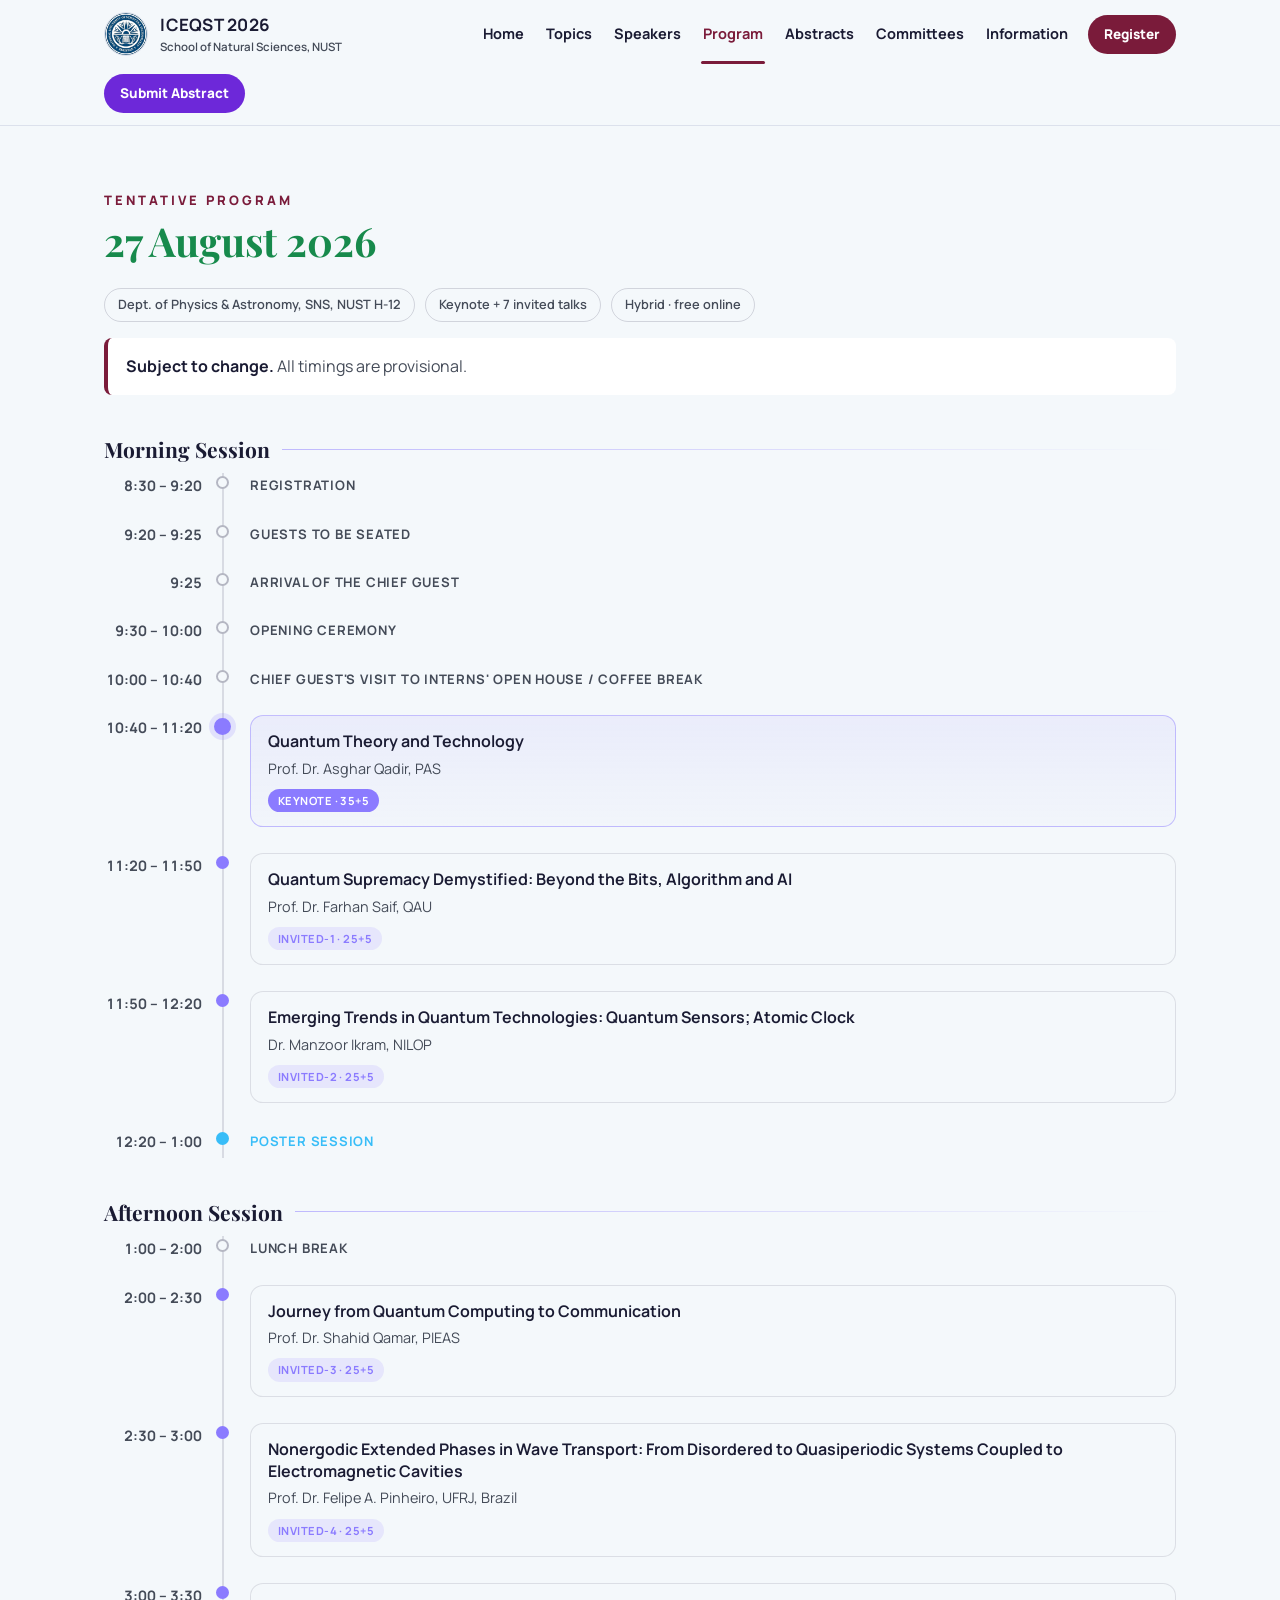
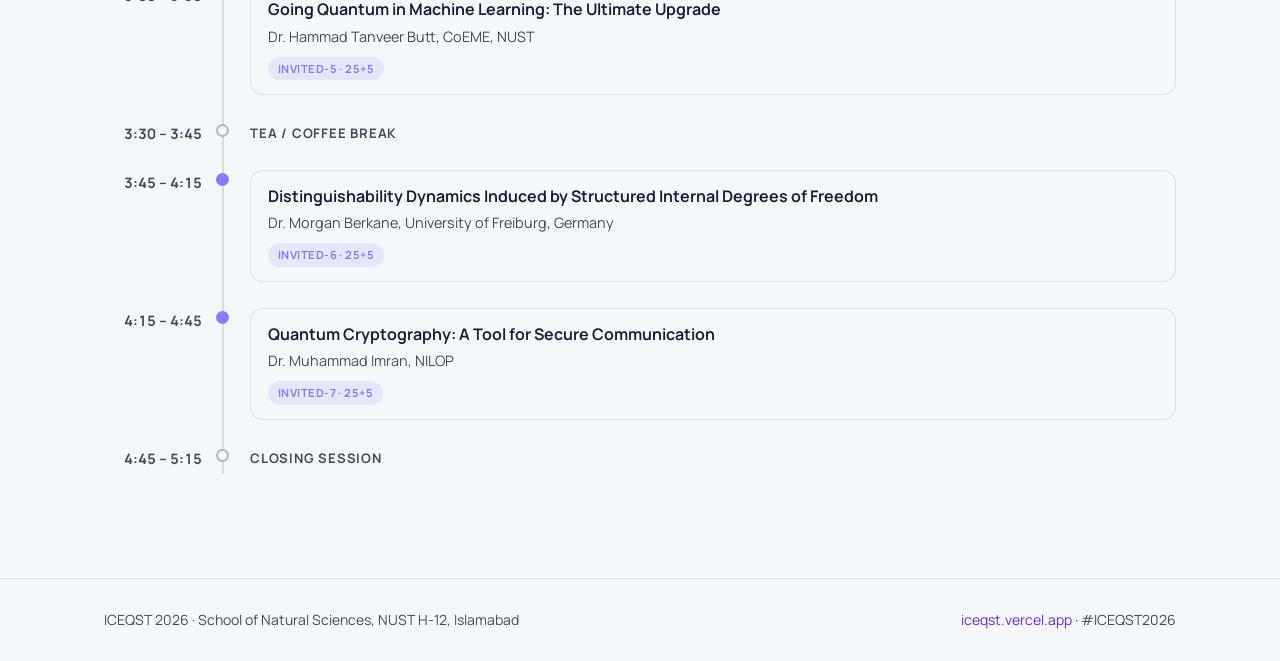
<file: program.html>
<!DOCTYPE html><html lang="en"><head>
<meta charset="UTF-8"><meta name="viewport" content="width=device-width,initial-scale=1">
<title>Program — ICEQST 2026</title>
<link rel="stylesheet" href="assets/style.css">
<style>
  :root{--acc:#8b7bff;--acc2:#38bdf8}
  .pg-chips{display:flex;flex-wrap:wrap;gap:10px;margin-top:16px}
  .pg-chip{font-size:.8em;font-weight:600;padding:6px 13px;border-radius:999px;
    border:1px solid rgba(120,120,140,.28);color:var(--sub,#9aa3b2)}
  .pg-sess{display:flex;align-items:center;gap:12px;margin:38px 0 8px}
  .pg-sess h3{font-size:21px;margin:0}
  .pg-sess .ln{flex:1 1 auto;height:1px;background:linear-gradient(90deg,rgba(139,123,255,.5),transparent)}
  .tl{margin-top:4px}
  .tl-row{display:grid;grid-template-columns:118px 1fr;gap:0}
  .tl-t{text-align:right;padding:2px 20px 0 0;font-weight:700;font-variant-numeric:tabular-nums;
    color:var(--sub,#9aa3b2);font-size:.9em;white-space:nowrap}
  .tl-c{position:relative;border-left:2px solid rgba(120,120,140,.22);padding:0 0 26px 26px}
  .tl-row:last-child .tl-c{padding-bottom:6px}
  .tl-c::before{content:"";position:absolute;left:-8px;top:3px;width:13px;height:13px;border-radius:50%;
    background:var(--bg,#0b0b12);border:2px solid rgba(120,120,140,.5);box-sizing:border-box}
  .tl-row.talk .tl-c::before{background:var(--acc);border-color:var(--acc)}
  .tl-row.keynote .tl-c::before{width:17px;height:17px;left:-10px;background:var(--acc);
    border-color:var(--acc);box-shadow:0 0 0 5px rgba(139,123,255,.18)}
  .tl-row.poster .tl-c::before{background:var(--acc2);border-color:var(--acc2)}
  .card2{border:1px solid rgba(120,120,140,.2);border-radius:13px;padding:14px 17px;
    background:var(--card,rgba(255,255,255,.02));transition:transform .16s ease,box-shadow .16s ease}
  .card2:hover{transform:translateX(2px);box-shadow:0 10px 28px -20px rgba(0,0,0,.6)}
  .tl-row.keynote .card2{border-color:rgba(139,123,255,.45);
    background:linear-gradient(180deg,rgba(139,123,255,.09),rgba(139,123,255,.02))}
  .c-title{font-weight:650;line-height:1.4}
  .c-spk{color:var(--sub,#9aa3b2);font-size:.9em;margin-top:5px}
  .c-tag{display:inline-block;font-size:.7em;font-weight:700;letter-spacing:.04em;text-transform:uppercase;
    padding:3px 10px;border-radius:999px;margin-top:9px;color:var(--acc);background:rgba(139,123,255,.14)}
  .tl-row.keynote .c-tag{color:#fff;background:var(--acc)}
  .evt{font-weight:700;letter-spacing:.06em;text-transform:uppercase;font-size:.82em;
    color:var(--sub,#9aa3b2);padding-top:2px}
  .evt.poster{color:var(--acc2)}
  @media(max-width:600px){.tl-row{grid-template-columns:96px 1fr}.tl-t{padding-right:12px;font-size:.78em}}
</style>
</head><body>
<header class="nav" id="nav">
  <div class="nav-inner">
    <a class="brand" href="index.html">
      <img src="assets/nust.png" alt="NUST">
      <span><b>ICEQST 2026</b><span>School of Natural Sciences, NUST</span></span>
    </a>
    <button class="navtoggle" aria-label="Menu" onclick="document.getElementById('nav').classList.toggle('open')">&#9776;</button>
    <a class="link" href="index.html">Home</a>
    <a class="link" href="topics.html">Topics</a>
    <a class="link" href="speakers.html">Speakers</a>
    <a class="link active" href="program.html">Program</a>
    <a class="link" href="abstracts.html">Abstracts</a>
    <a class="link" href="committees.html">Committees</a>
    <a class="link" href="information.html">Information</a>
    <a class="btn" href="https://forms.gle/3HTxdRwGn3nbWp9Q8" target="_blank" rel="noopener">Register</a>
    <a class="btn alt" href="https://forms.gle/3HTxdRwGn3nbWp9Q8" target="_blank" rel="noopener">Submit Abstract</a>
  </div>
</header>
<section class="section"><div class="wrap">
  <div class="eyebrow">Tentative Program</div>
  <h2 class="h serif">27 August 2026</h2>
  <div class="pg-chips">
    <span class="pg-chip">Dept. of Physics &amp; Astronomy, SNS, NUST H-12</span>
    <span class="pg-chip">Keynote + 7 invited talks</span>
    <span class="pg-chip">Hybrid &middot; free online</span>
  </div>
  <div class="note" style="margin-top:16px"><b>Subject to change.</b> All timings are provisional.</div>
  <div class="tl" id="tl"></div>
</div></section>
<footer class="foot"><div class="wrap">
    <div>ICEQST 2026 &middot; School of Natural Sciences, NUST H-12, Islamabad</div>
    <div><a href="https://iceqst.vercel.app/#home" target="_blank" rel="noopener">iceqst.vercel.app</a> &middot; #ICEQST2026</div>
  </div></footer>
<script>
const PROGRAM={
  "Morning Session": [
    {
      "type": "reg",
      "time": "8:30 – 9:20",
      "label": "Registration"
    },
    {
      "type": "session",
      "time": "9:20 – 9:25",
      "label": "Guests to be Seated"
    },
    {
      "type": "session",
      "time": "9:25",
      "label": "Arrival of the Chief Guest"
    },
    {
      "type": "session",
      "time": "9:30 – 10:00",
      "label": "Opening Ceremony"
    },
    {
      "type": "break",
      "time": "10:00 – 10:40",
      "label": "Chief Guest's visit to interns' Open House / Coffee Break"
    },
    {
      "type": "keynote",
      "time": "10:40 – 11:20",
      "name": "Prof. Dr. Asghar Qadir",
      "aff": "PAS",
      "tag": "Keynote · 35+5",
      "title": "Quantum Theory and Technology"
    },
    {
      "type": "talk",
      "time": "11:20 – 11:50",
      "name": "Prof. Dr. Farhan Saif",
      "aff": "QAU",
      "tag": "Invited-1 · 25+5",
      "title": "Quantum Supremacy Demystified: Beyond the Bits, Algorithm and AI"
    },
    {
      "type": "talk",
      "time": "11:50 – 12:20",
      "name": "Dr. Manzoor Ikram",
      "aff": "NILOP",
      "tag": "Invited-2 · 25+5",
      "title": "Emerging Trends in Quantum Technologies: Quantum Sensors; Atomic Clock"
    },
    {
      "type": "poster",
      "time": "12:20 – 1:00",
      "label": "Poster Session"
    }
  ],
  "Afternoon Session": [
    {
      "type": "break",
      "time": "1:00 – 2:00",
      "label": "Lunch Break"
    },
    {
      "type": "talk",
      "time": "2:00 – 2:30",
      "name": "Prof. Dr. Shahid Qamar",
      "aff": "PIEAS",
      "tag": "Invited-3 · 25+5",
      "title": "Journey from Quantum Computing to Communication"
    },
    {
      "type": "talk",
      "time": "2:30 – 3:00",
      "name": "Prof. Dr. Felipe A. Pinheiro",
      "aff": "UFRJ, Brazil",
      "tag": "Invited-4 · 25+5",
      "title": "Nonergodic Extended Phases in Wave Transport: From Disordered to Quasiperiodic Systems Coupled to Electromagnetic Cavities"
    },
    {
      "type": "talk",
      "time": "3:00 – 3:30",
      "name": "Dr. Hammad Tanveer Butt",
      "aff": "CoEME, NUST",
      "tag": "Invited-5 · 25+5",
      "title": "Going Quantum in Machine Learning: The Ultimate Upgrade"
    },
    {
      "type": "break",
      "time": "3:30 – 3:45",
      "label": "Tea / Coffee Break"
    },
    {
      "type": "talk",
      "time": "3:45 – 4:15",
      "name": "Dr. Morgan Berkane",
      "aff": "University of Freiburg, Germany",
      "tag": "Invited-6 · 25+5",
      "title": "Distinguishability Dynamics Induced by Structured Internal Degrees of Freedom"
    },
    {
      "type": "talk",
      "time": "4:15 – 4:45",
      "name": "Dr. Muhammad Imran",
      "aff": "NILOP",
      "tag": "Invited-7 · 25+5",
      "title": "Quantum Cryptography: A Tool for Secure Communication"
    },
    {
      "type": "session",
      "time": "4:45 – 5:15",
      "label": "Closing Session"
    }
  ]
};
(function(){
  const esc=s=>String(s==null?"":s).replace(/&/g,'&amp;').replace(/</g,'&lt;').replace(/>/g,'&gt;');
  let html='';
  for(const [sess,rows] of Object.entries(PROGRAM)){
    html+=`<div class="pg-sess"><h3 class="serif">${esc(sess)}</h3><span class="ln"></span></div><div class="tl">`;
    rows.forEach(r=>{
      if(r.type==='talk'||r.type==='keynote'){
        const spk=[r.name,r.aff].filter(Boolean).join(', ');
        html+=`<div class="tl-row ${r.type}"><div class="tl-t">${esc(r.time)}</div>
          <div class="tl-c"><div class="card2"><div class="c-title">${esc(r.title)}</div>
          <div class="c-spk">${esc(spk)}</div>
          ${r.tag?`<span class="c-tag">${esc(r.tag)}</span>`:''}</div></div></div>`;
      } else {
        html+=`<div class="tl-row ${r.type}"><div class="tl-t">${esc(r.time)}</div>
          <div class="tl-c"><div class="evt ${r.type==='poster'?'poster':''}">${esc(r.label)}</div></div></div>`;
      }
    });
    html+='</div>';
  }
  document.getElementById('tl').innerHTML=html;
})();
</script>
</body></html>
</file>
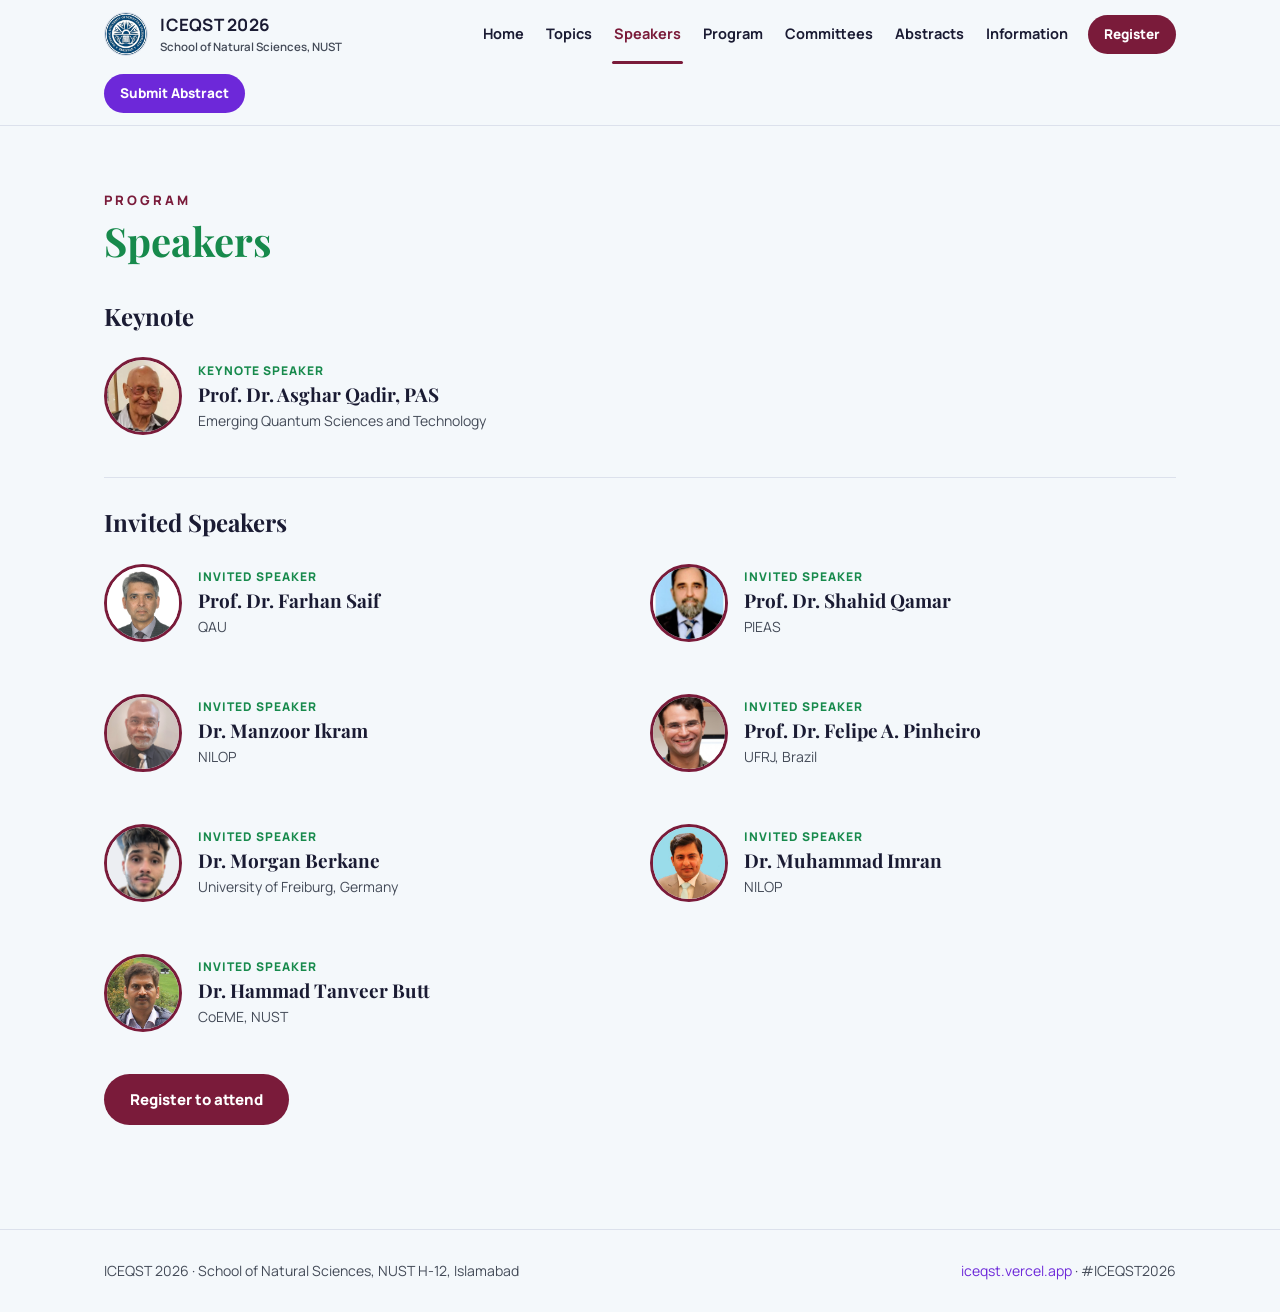
<file: speakers.html>
<!DOCTYPE html><html lang="en"><head>
<meta charset="UTF-8"><meta name="viewport" content="width=device-width,initial-scale=1">
<title>Speakers — ICEQST 2026</title>
<link rel="stylesheet" href="assets/style.css">
</head><body>
<header class="nav" id="nav">
  <div class="nav-inner">
    <a class="brand" href="index.html">
      <img src="assets/nust.png" alt="NUST">
      <span><b>ICEQST 2026</b><span>School of Natural Sciences, NUST</span></span>
    </a>
    <button class="navtoggle" aria-label="Menu" onclick="document.getElementById('nav').classList.toggle('open')">&#9776;</button>
    <a class="link" href="index.html">Home</a>
<a class="link" href="topics.html">Topics</a>
<a class="link active" href="speakers.html">Speakers</a>
<a class="link" href="program.html">Program</a>
<a class="link" href="committees.html">Committees</a>
<a class="link" href="abstracts.html">Abstracts</a>
<a class="link" href="information.html">Information</a>

    <a class="btn" href="https://forms.gle/3HTxdRwGn3nbWp9Q8" target="_blank" rel="noopener">Register</a>
    <a class="btn alt" href="https://forms.gle/3HTxdRwGn3nbWp9Q8" target="_blank" rel="noopener">Submit Abstract</a>
  </div>
</header>
<section class="section"><div class="wrap">
  <div class="eyebrow">Program</div>
  <h2 class="h serif">Speakers</h2>

  <h3 class="serif" style="font-size:24px;margin:26px 0 6px">Keynote</h3>
  <div class="person"><img src="assets/qadir.png" alt="Prof. Dr. Asghar Qadir, PAS"><div>
      <div class="role">Keynote Speaker</div><div class="name">Prof. Dr. Asghar Qadir, PAS</div>
      <div class="meta">Emerging Quantum Sciences and Technology</div></div></div>

  <hr class="rule" style="margin:26px 0">
  <h3 class="serif" style="font-size:24px;margin:0 0 6px">Invited Speakers</h3>
  <div class="grid two"><div class="person"><img src="assets/farhan.png" alt="Prof. Dr. Farhan Saif"><div>
      <div class="role">Invited Speaker</div><div class="name">Prof. Dr. Farhan Saif</div>
      <div class="meta">QAU</div></div></div><div class="person"><img src="assets/qamar.png" alt="Prof. Dr. Shahid Qamar"><div>
      <div class="role">Invited Speaker</div><div class="name">Prof. Dr. Shahid Qamar</div>
      <div class="meta">PIEAS</div></div></div><div class="person"><img src="assets/manzoor.png" alt="Dr. Manzoor Ikram"><div>
      <div class="role">Invited Speaker</div><div class="name">Dr. Manzoor Ikram</div>
      <div class="meta">NILOP</div></div></div><div class="person"><img src="assets/pinheiro.png" alt="Prof. Dr. Felipe A. Pinheiro"><div>
      <div class="role">Invited Speaker</div><div class="name">Prof. Dr. Felipe A. Pinheiro</div>
      <div class="meta">UFRJ, Brazil</div></div></div><div class="person"><img src="assets/berkane.png" alt="Dr. Morgan Berkane"><div>
      <div class="role">Invited Speaker</div><div class="name">Dr. Morgan Berkane</div>
      <div class="meta">University of Freiburg, Germany</div></div></div><div class="person"><img src="assets/imran.png" alt="Dr. Muhammad Imran"><div>
      <div class="role">Invited Speaker</div><div class="name">Dr. Muhammad Imran</div>
      <div class="meta">NILOP</div></div></div><div class="person"><img src="assets/hammad.png" alt="Dr. Hammad Tanveer Butt"><div>
      <div class="role">Invited Speaker</div><div class="name">Dr. Hammad Tanveer Butt</div>
      <div class="meta">CoEME, NUST</div></div></div></div>

  <div class="cta-row"><a class="cta primary" href="https://forms.gle/3HTxdRwGn3nbWp9Q8" target="_blank" rel="noopener">Register to attend</a></div>
</div></section>
<footer class="foot"><div class="wrap">
    <div>ICEQST 2026 &middot; School of Natural Sciences, NUST H-12, Islamabad</div>
    <div><a href="https://iceqst.vercel.app/#home" target="_blank" rel="noopener">iceqst.vercel.app</a> &middot; #ICEQST2026</div>
  </div></footer>
</body>
</html>
</file>
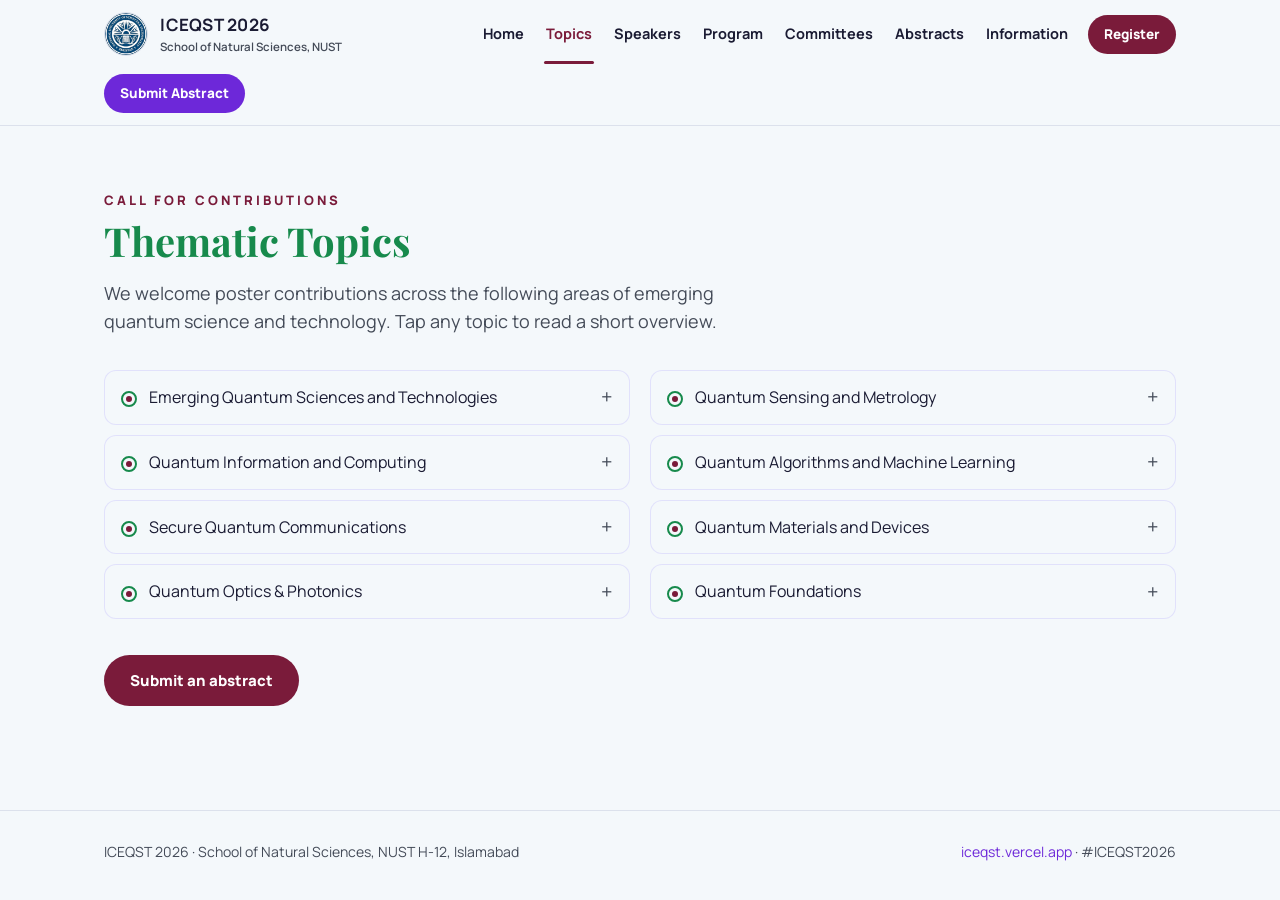
<file: topics.html>
<!DOCTYPE html><html lang="en"><head>
<meta charset="UTF-8"><meta name="viewport" content="width=device-width,initial-scale=1">
<title>Topics — ICEQST 2026</title>
<link rel="stylesheet" href="assets/style.css">
<style>
  /* click-to-expand topic overviews */
  .topic-item{border:1px solid rgba(139,123,255,.18);border-radius:12px;margin:10px 0;overflow:hidden;background:rgba(255,255,255,.02)}
  button.topic{width:100%;text-align:left;background:none;border:0;cursor:pointer;font:inherit;color:inherit;
    display:flex;align-items:center;gap:12px;padding:14px 16px;margin:0}
  button.topic .chev{margin-left:auto;font-size:20px;line-height:1;color:var(--sub,#8b7bff);transition:transform .25s ease;flex:0 0 auto}
  button.topic[aria-expanded="true"] .chev{transform:rotate(45deg)}
  button.topic:hover{background:rgba(139,123,255,.06)}
  button.topic:focus-visible{outline:2px solid #63e6ff;outline-offset:-2px}
  .topic-body{max-height:0;overflow:hidden;transition:max-height .3s ease}
  .topic-body p{margin:0;padding:0 16px 16px 40px;color:var(--sub,#9aa3b2);line-height:1.6}
</style>
</head><body>
<header class="nav" id="nav">
  <div class="nav-inner">
    <a class="brand" href="index.html">
      <img src="assets/nust.png" alt="NUST">
      <span><b>ICEQST 2026</b><span>School of Natural Sciences, NUST</span></span>
    </a>
    <button class="navtoggle" aria-label="Menu" onclick="document.getElementById('nav').classList.toggle('open')">&#9776;</button>
    <a class="link" href="index.html">Home</a>
<a class="link active" href="topics.html">Topics</a>
<a class="link" href="speakers.html">Speakers</a>
<a class="link" href="program.html">Program</a>
<a class="link" href="committees.html">Committees</a>
<a class="link" href="abstracts.html">Abstracts</a>
<a class="link" href="information.html">Information</a>
    <a class="btn" href="https://forms.gle/3HTxdRwGn3nbWp9Q8" target="_blank" rel="noopener">Register</a>
    <a class="btn alt" href="https://forms.gle/3HTxdRwGn3nbWp9Q8" target="_blank" rel="noopener">Submit Abstract</a>
  </div>
</header>
<section class="section"><div class="wrap">
  <div class="eyebrow">Call for contributions</div>
  <h2 class="h serif">Thematic Topics</h2>
  <p class="lead">We welcome poster contributions across the following areas of emerging quantum science and technology. Tap any topic to read a short overview.</p>
  <div class="grid two" style="margin-top:24px">
    <div>
      <div class="topic-item">
        <button class="topic" aria-expanded="false" onclick="toggleTopic(this)"><span class="dot"></span><span>Emerging Quantum Sciences and Technologies</span><span class="chev">+</span></button>
        <div class="topic-body"><p>The broad frontier where quantum theory is turned into working technology. This track spans the convergence of quantum information, materials, optics and engineering, and welcomes cross-cutting or interdisciplinary work that bridges fundamental science and real devices — including advances that don't sit neatly inside a single sub-field.</p></div>
      </div>
      <div class="topic-item">
        <button class="topic" aria-expanded="false" onclick="toggleTopic(this)"><span class="dot"></span><span>Quantum Information and Computing</span><span class="chev">+</span></button>
        <div class="topic-body"><p>Using qubits, superposition and entanglement to process information in ways classical machines cannot. Covers gate-model and measurement-based computing, quantum error correction, and the near-term (NISQ) hardware and applications being explored today across superconducting, trapped-ion and photonic platforms.</p></div>
      </div>
      <div class="topic-item">
        <button class="topic" aria-expanded="false" onclick="toggleTopic(this)"><span class="dot"></span><span>Secure Quantum Communications</span><span class="chev">+</span></button>
        <div class="topic-body"><p>Exploiting quantum mechanics to transmit information with security rooted in the laws of physics rather than computational hardness. Includes quantum key distribution (QKD), entanglement distribution, quantum repeaters and networks, and the longer-term vision of a quantum internet.</p></div>
      </div>
      <div class="topic-item">
        <button class="topic" aria-expanded="false" onclick="toggleTopic(this)"><span class="dot"></span><span>Quantum Optics &amp; Photonics</span><span class="chev">+</span></button>
        <div class="topic-body"><p>The study of light and light–matter interaction down to the single-photon level. Underpins photonic qubits, single-photon sources and detectors, nonlinear and integrated photonics, and much of the enabling hardware for both quantum communication and computing.</p></div>
      </div>
    </div>
    <div>
      <div class="topic-item">
        <button class="topic" aria-expanded="false" onclick="toggleTopic(this)"><span class="dot"></span><span>Quantum Sensing and Metrology</span><span class="chev">+</span></button>
        <div class="topic-body"><p>Using quantum states to measure physical quantities with precision beyond classical limits. Applications include atomic clocks, gravimeters, magnetometers (such as nitrogen-vacancy centres in diamond) and quantum-enhanced imaging — turning fragile quantum coherence into practical measurement advantage.</p></div>
      </div>
      <div class="topic-item">
        <button class="topic" aria-expanded="false" onclick="toggleTopic(this)"><span class="dot"></span><span>Quantum Algorithms and Machine Learning</span><span class="chev">+</span></button>
        <div class="topic-body"><p>Designing algorithms that use quantum resources for computational advantage — from Shor and Grover to variational and quantum machine-learning methods. Explores where quantum models can accelerate optimisation, simulation and learning, and how to benchmark genuine advantage over classical approaches.</p></div>
      </div>
      <div class="topic-item">
        <button class="topic" aria-expanded="false" onclick="toggleTopic(this)"><span class="dot"></span><span>Quantum Materials and Devices</span><span class="chev">+</span></button>
        <div class="topic-body"><p>Investigating materials whose behaviour emerges from quantum effects — superconductors, topological insulators, two-dimensional materials and spin systems — and the devices built from them, including qubit platforms, detectors and quantum-enabled electronics.</p></div>
      </div>
      <div class="topic-item">
        <button class="topic" aria-expanded="false" onclick="toggleTopic(this)"><span class="dot"></span><span>Quantum Foundations</span><span class="chev">+</span></button>
        <div class="topic-body"><p>Examining the conceptual and mathematical bedrock of quantum theory: measurement, entanglement, nonlocality, contextuality and the competing interpretations. Increasingly, foundational insight feeds directly back into practical protocols across quantum information and metrology.</p></div>
      </div>
    </div>
  </div>
  <div class="cta-row"><a class="cta primary" href="https://forms.gle/3HTxdRwGn3nbWp9Q8" target="_blank" rel="noopener">Submit an abstract</a></div>
</div></section>
<footer class="foot"><div class="wrap">
    <div>ICEQST 2026 &middot; School of Natural Sciences, NUST H-12, Islamabad</div>
    <div><a href="https://iceqst.vercel.app/#home" target="_blank" rel="noopener">iceqst.vercel.app</a> &middot; #ICEQST2026</div>
  </div></footer>
<script>
  function toggleTopic(btn){
    var open = btn.getAttribute('aria-expanded') === 'true';
    btn.setAttribute('aria-expanded', String(!open));
    var body = btn.nextElementSibling;
    body.style.maxHeight = open ? null : body.scrollHeight + 'px';
  }
</script>
</body></html>
</file>
<file: assets/style.css>
/* ICEQST 2026 — shared styles. Palette & type taken from the conference poster. */
@import url('https://fonts.googleapis.com/css2?family=Playfair+Display:wght@600;700;800&family=Manrope:wght@400;500;600;700;800&display=swap');

:root{
  --bg:#F4F8FB; --paper:#ffffff;
  --ink:#1A1B33; --sub:#444B58;
  --wine:#7A1B3A; --violet:#6D28D9; --green:#178A4C; --blue:#2563EB;
  --line:#DCE1EC; --indigo:#26306B;
  --maxw:1120px;
}
*{margin:0;padding:0;box-sizing:border-box}
html{scroll-behavior:smooth}
body{
  background:var(--bg); color:var(--ink);
  font-family:'Manrope',system-ui,sans-serif; line-height:1.55;
  -webkit-font-smoothing:antialiased;
}
.serif{font-family:'Playfair Display',Georgia,serif}
a{color:var(--violet);text-decoration:none}
a:hover{text-decoration:underline}
img{max-width:100%;display:block}

/* ---------- NAV ---------- */
.nav{
  position:sticky;top:0;z-index:50;background:rgba(244,248,251,.9);
  backdrop-filter:blur(10px);border-bottom:1px solid var(--line);
}
.nav-inner{max-width:var(--maxw);margin:0 auto;display:flex;align-items:center;
  gap:18px;padding:12px 24px;flex-wrap:wrap}
.brand{display:flex;align-items:center;gap:12px;margin-right:auto}
.brand img{width:44px;height:44px;border-radius:50%;object-fit:contain;background:#fff;
  border:1px solid var(--line)}
.brand b{font-size:17px;letter-spacing:.5px;color:var(--ink)}
.brand span{display:block;font-size:11.5px;color:var(--sub);font-weight:600}
.nav a.link{color:var(--ink);font-weight:700;font-size:14.5px;padding:6px 2px;position:relative}
.nav a.link:hover{text-decoration:none;color:var(--wine)}
.nav a.link.active{color:var(--wine)}
.nav a.link.active::after{content:"";position:absolute;left:0;right:0;bottom:-13px;
  height:3px;background:var(--wine);border-radius:3px}
.nav a.btn{background:var(--wine);color:#fff;font-weight:800;font-size:13.5px;
  padding:9px 16px;border-radius:22px}
.nav a.btn.alt{background:var(--violet)}
.nav a.btn:hover{text-decoration:none;filter:brightness(1.08)}
.navtoggle{display:none;background:none;border:0;font-size:26px;color:var(--ink);cursor:pointer}

/* ---------- LAYOUT ---------- */
.wrap{max-width:var(--maxw);margin:0 auto;padding:0 24px}
.section{padding:64px 0}
.eyebrow{color:var(--wine);font-weight:800;letter-spacing:3px;font-size:13px;
  text-transform:uppercase}
h1.title{font-size:clamp(38px,6vw,68px);line-height:1.02;font-weight:800;margin:14px 0}
h1.title .v{color:var(--violet)}
h2.h{font-size:clamp(28px,4vw,40px);font-weight:700;color:var(--green);margin-bottom:8px}
.lead{font-size:18px;color:var(--sub);max-width:60ch}
.rule{height:1px;background:var(--line);border:0;margin:0}

.pill{display:inline-block;background:var(--wine);color:#fff;font-weight:800;
  letter-spacing:1px;padding:6px 16px;border-radius:16px;font-size:14px}

/* buttons */
.cta-row{display:flex;gap:14px;flex-wrap:wrap;margin-top:26px}
.cta{display:inline-block;font-weight:800;padding:14px 26px;border-radius:30px;font-size:15px}
.cta.primary{background:var(--wine);color:#fff}
.cta.secondary{background:var(--violet);color:#fff}
.cta.ghost{background:transparent;color:var(--ink);border:2px solid var(--line)}
.cta:hover{text-decoration:none;filter:brightness(1.07);transform:translateY(-1px)}
.cta{transition:transform .12s ease,filter .12s ease}

/* hero atom */
.hero{position:relative;overflow:hidden}
.hero-atom{position:absolute;right:-40px;top:20px;width:min(46vw,520px);opacity:.9;
  pointer-events:none}
@media(max-width:820px){.hero-atom{opacity:.28;right:-80px;top:120px}}

/* cards / grids */
.grid{display:grid;gap:20px}
.grid.two{grid-template-columns:1fr 1fr}
.grid.three{grid-template-columns:repeat(3,1fr)}
.card{background:var(--paper);border:1px solid var(--line);border-radius:16px;padding:22px}
.topic{display:flex;gap:12px;align-items:flex-start;padding:14px 0;
  border-bottom:1px solid var(--line);font-weight:700}
.topic .dot{flex:none;width:16px;height:16px;border:2px solid var(--green);border-radius:50%;
  margin-top:4px;position:relative}
.topic .dot::after{content:"";position:absolute;inset:3px;background:var(--wine);border-radius:50%}

/* people */
.person{display:flex;gap:16px;align-items:center;padding:16px 0}
.person img{width:78px;height:78px;border-radius:50%;object-fit:cover;flex:none;
  border:3px solid var(--wine)}
.person .role{color:var(--green);font-weight:800;font-size:12px;text-transform:uppercase;
  letter-spacing:1px}
.person .name{font-weight:700;font-size:19px;font-family:'Playfair Display',serif}
.person .meta{color:var(--sub);font-size:14px}
.person .topic-tag{color:var(--blue);font-size:13.5px;font-weight:600}
.slot{width:78px;height:78px;border-radius:50%;border:2px dashed var(--wine);flex:none;
  display:flex;align-items:center;justify-content:center;color:var(--sub);font-size:10px;
  text-align:center;background:#fff}

/* info blocks */
.kv{display:flex;gap:14px;padding:12px 0;border-bottom:1px solid var(--line)}
.kv .k{font-weight:800;color:var(--wine);min-width:150px;text-transform:uppercase;
  font-size:13px;letter-spacing:1px;padding-top:2px}
.note{background:#fff;border-left:4px solid var(--wine);border-radius:8px;
  padding:16px 18px;margin-top:18px;color:var(--sub)}
.note b{color:var(--ink)}

/* dates strip */
.dates{display:grid;grid-template-columns:repeat(3,1fr);gap:0;border-top:1px solid var(--line);
  border-bottom:1px solid var(--line);margin:26px 0}
.dates div{padding:18px 0}
.dates div+div{border-left:1px solid var(--line);padding-left:22px}
.dates .l{font-size:12px;font-weight:800;color:var(--sub);letter-spacing:1px;text-transform:uppercase}
.dates .d{font-family:'Playfair Display',serif;font-weight:700;font-size:24px;margin-top:4px}

/* footer */
.foot{border-top:1px solid var(--line);padding:30px 0;margin-top:40px;color:var(--sub);font-size:14px}
.foot .wrap{display:flex;justify-content:space-between;gap:16px;flex-wrap:wrap}

@media(max-width:820px){
  .grid.two,.grid.three,.dates{grid-template-columns:1fr}
  .dates div+div{border-left:0;padding-left:0;border-top:1px solid var(--line)}
  .nav .link,.nav .navspacer{display:none}
  .nav.open .link{display:block;width:100%}
  .navtoggle{display:block}
  .nav-inner{gap:10px}
}
</file>
